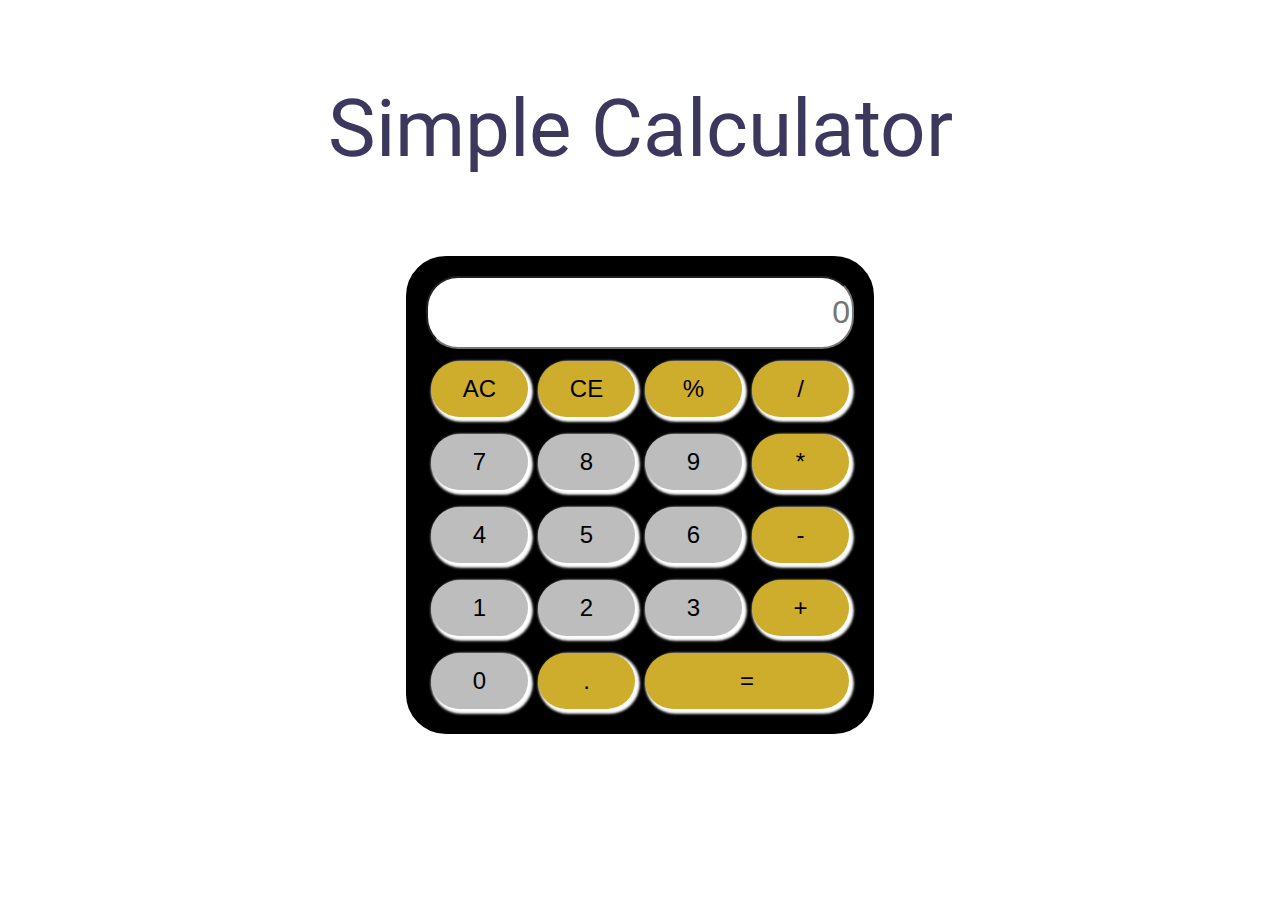
<file: Calculator/index.html>
<!DOCTYPE html>
<html lang="en">
  <head>
    <meta charset="UTF-8" />
    <meta name="viewport" content="width=device-width, initial-scale=1.0" />
    <link rel="stylesheet" href="index.css" />

    <title>Simple Calculator</title>
  </head>
  <body>
    <div class="outerflex">
      <p style="font: bolder; font-size: 5em; color: rgb(60, 55, 93)">
        Simple Calculator
      </p>
      <div class="display">
        <input
          type="text"
          class="answer"
          id="string"
          placeholder="0"
          value=""
          readonly
        />
        <button class="btn first symbol" value="AC">AC</button>
        <button class="btn first symbol" value="CE">CE</button>
        <button class="btn first symbol" value="%">%</button>
        <button class="btn first symbol" value="/">/</button>
        <button class="btn second" value="7">7</button>
        <button class="btn second" value="8">8</button>
        <button class="btn second" value="9">9</button>
        <button class="btn second symbol" value="*">*</button>
        <button class="btn third" value="4">4</button>
        <button class="btn third" value="5">5</button>
        <button class="btn third" value="6">6</button>
        <button class="btn third symbol" value="-">-</button>
        <button class="btn fourth" value="1">1</button>
        <button class="btn fourth" value="2">2</button>
        <button class="btn fourth" value="3">3</button>
        <button class="btn fifth" value="0">0</button>
        <button class="btn fifth symbol" value=".">.</button>
        <button class="btn fifth symbol equal" value="=">=</button>
        <button class="btn fifth symbol plus" value="+">+</button>
      </div>
    </div>
    <script src="index.js"></script>
  </body>
</html>
</file>
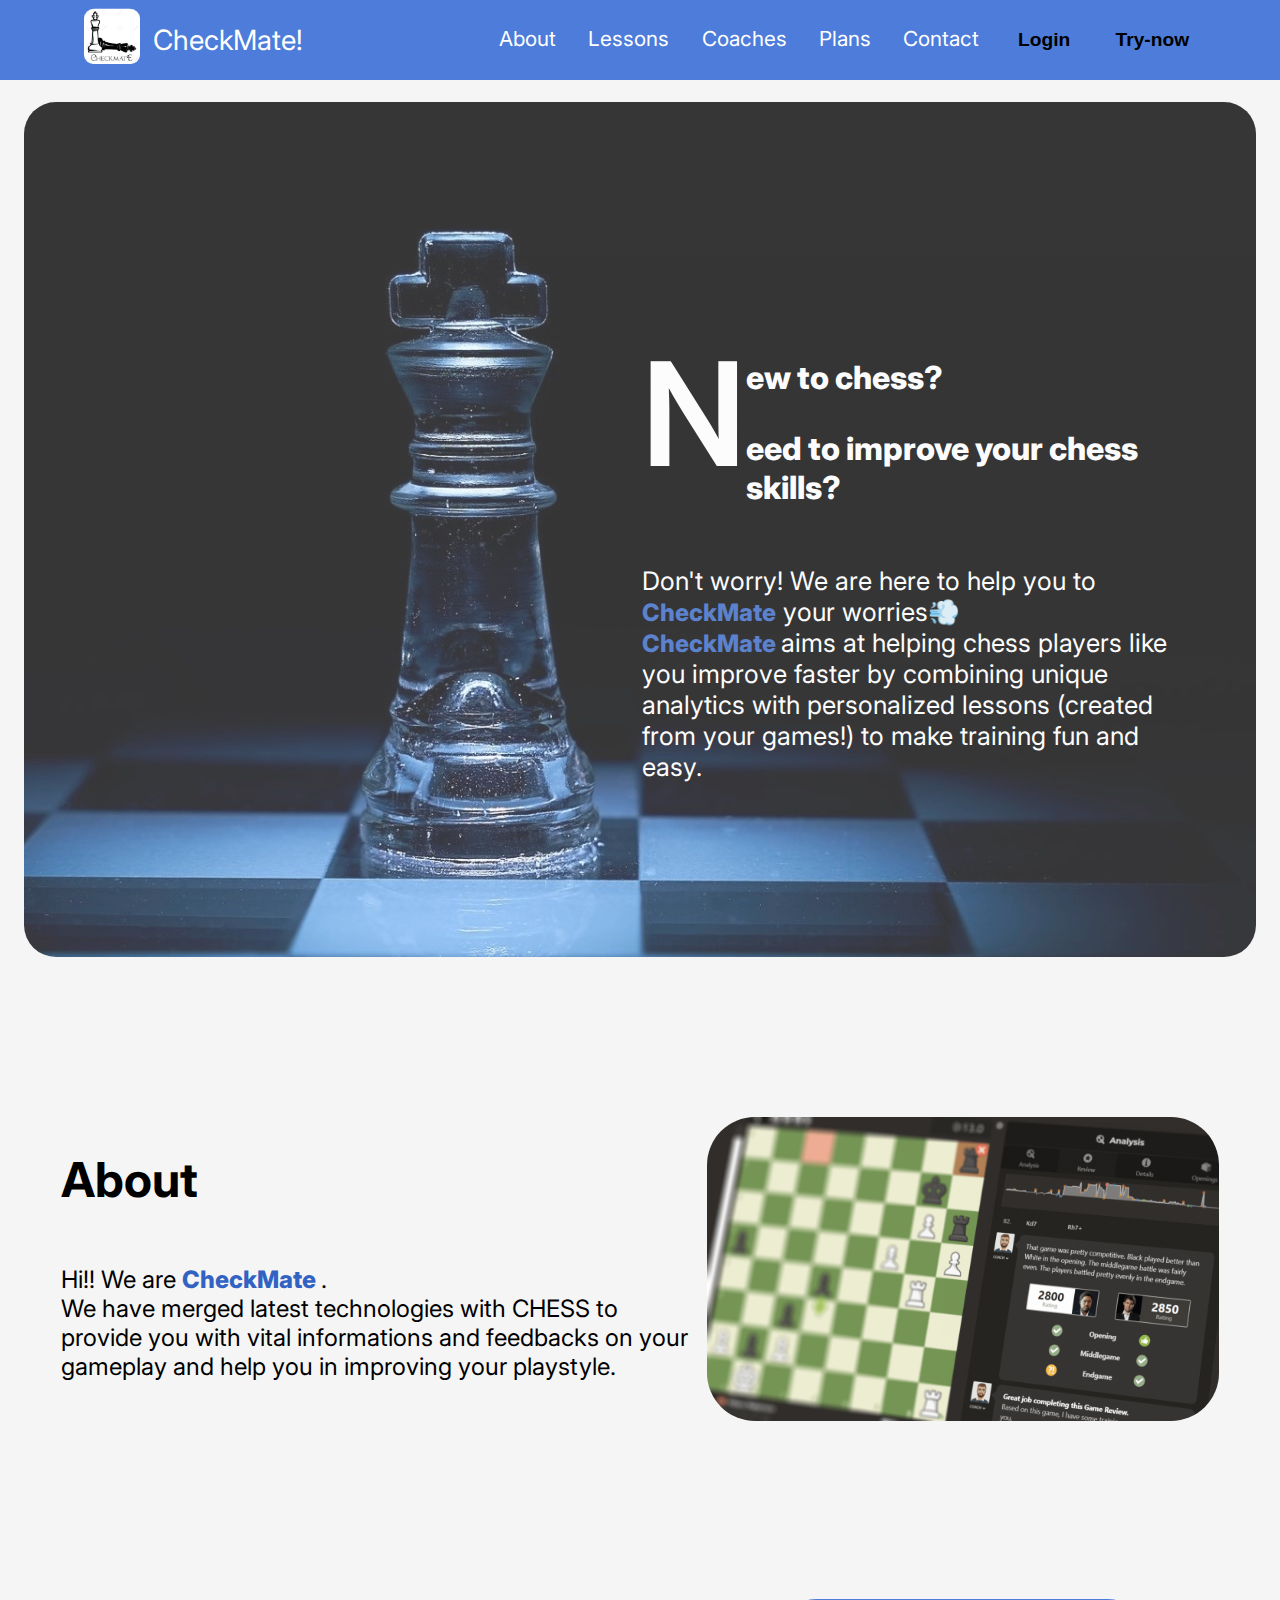
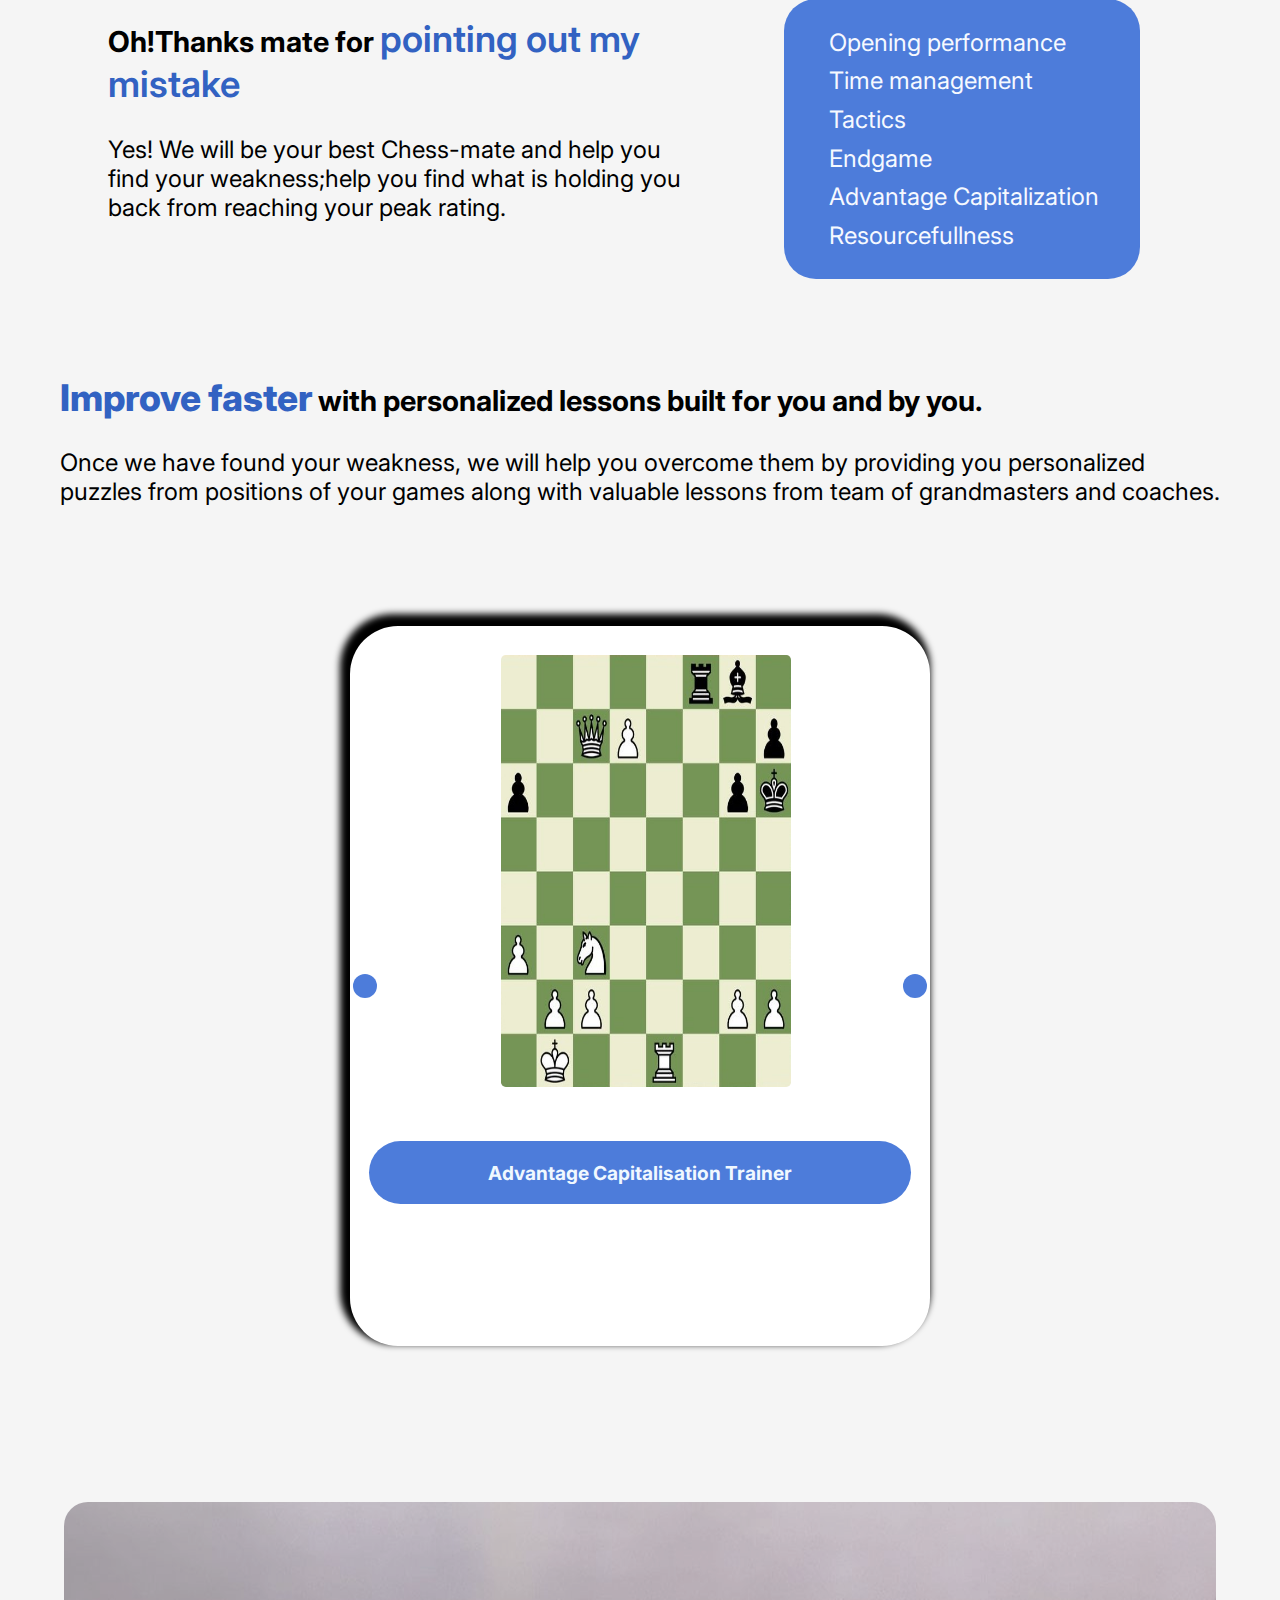
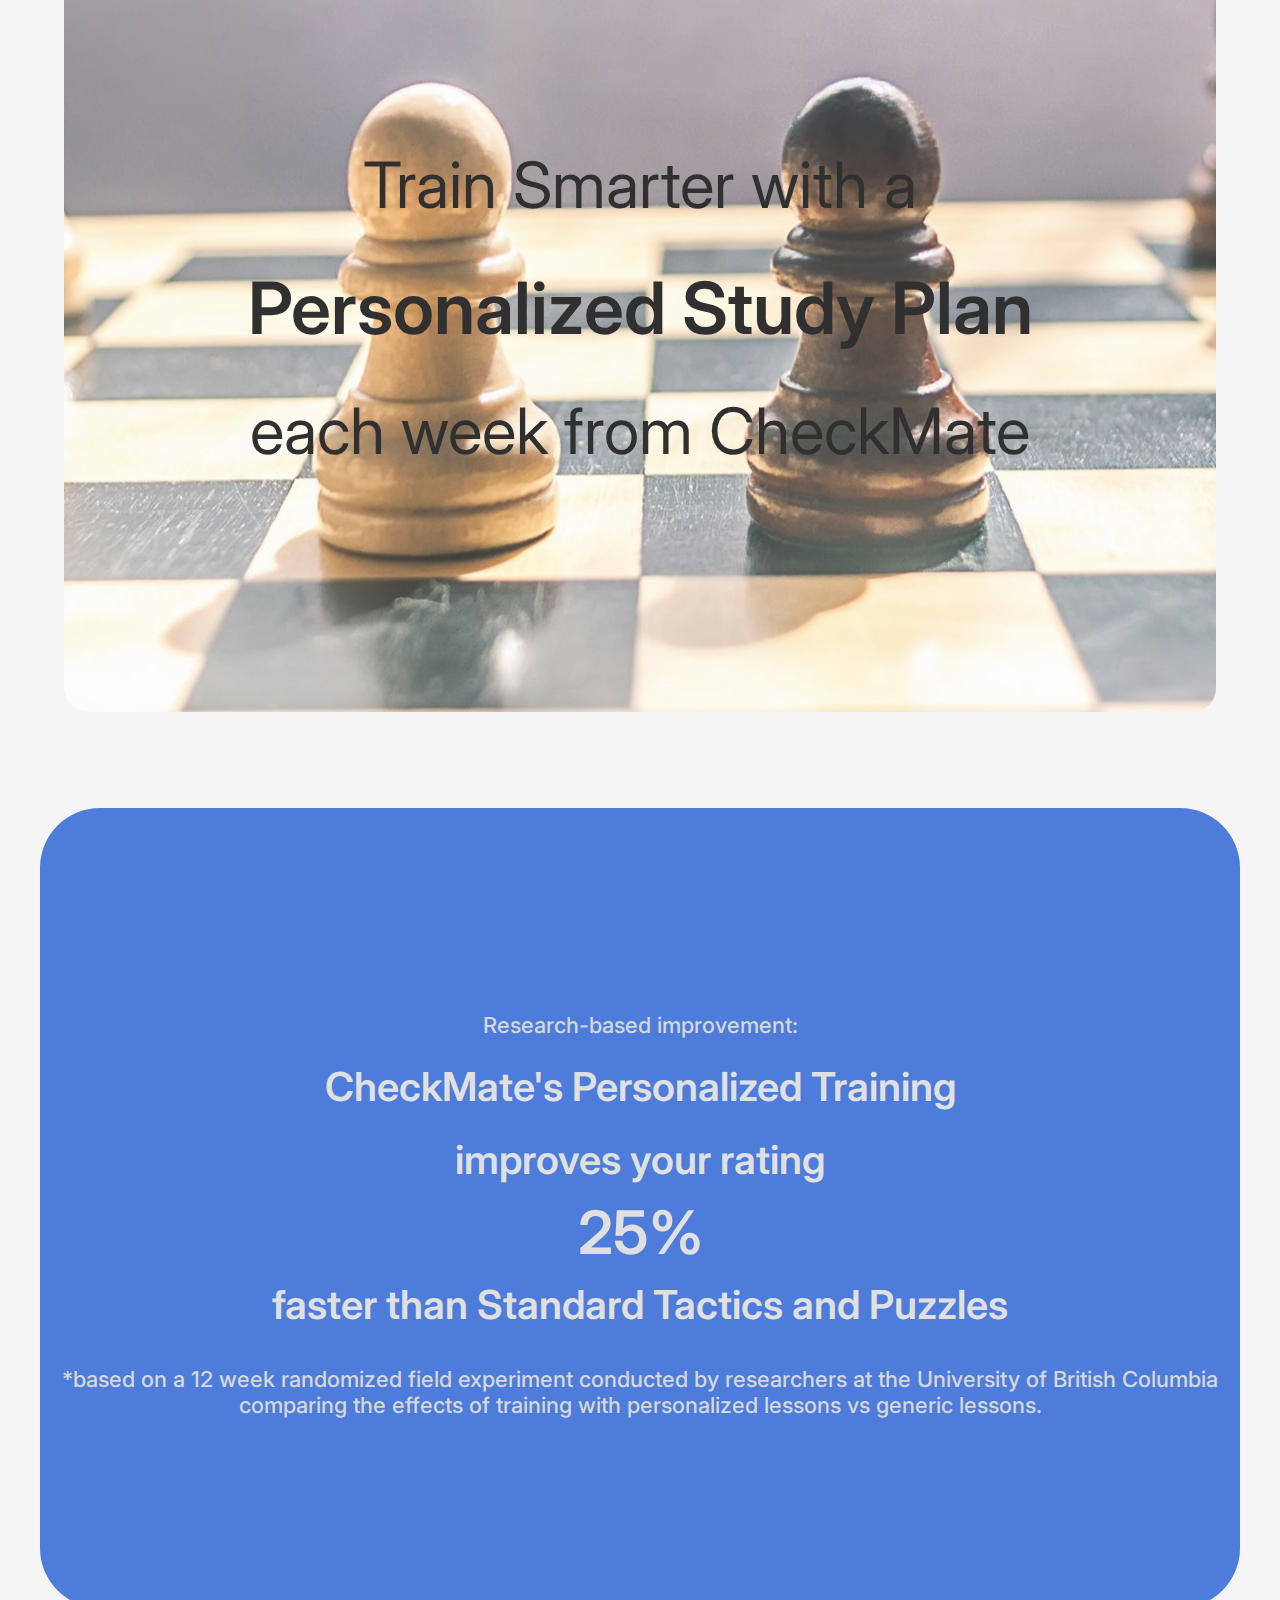
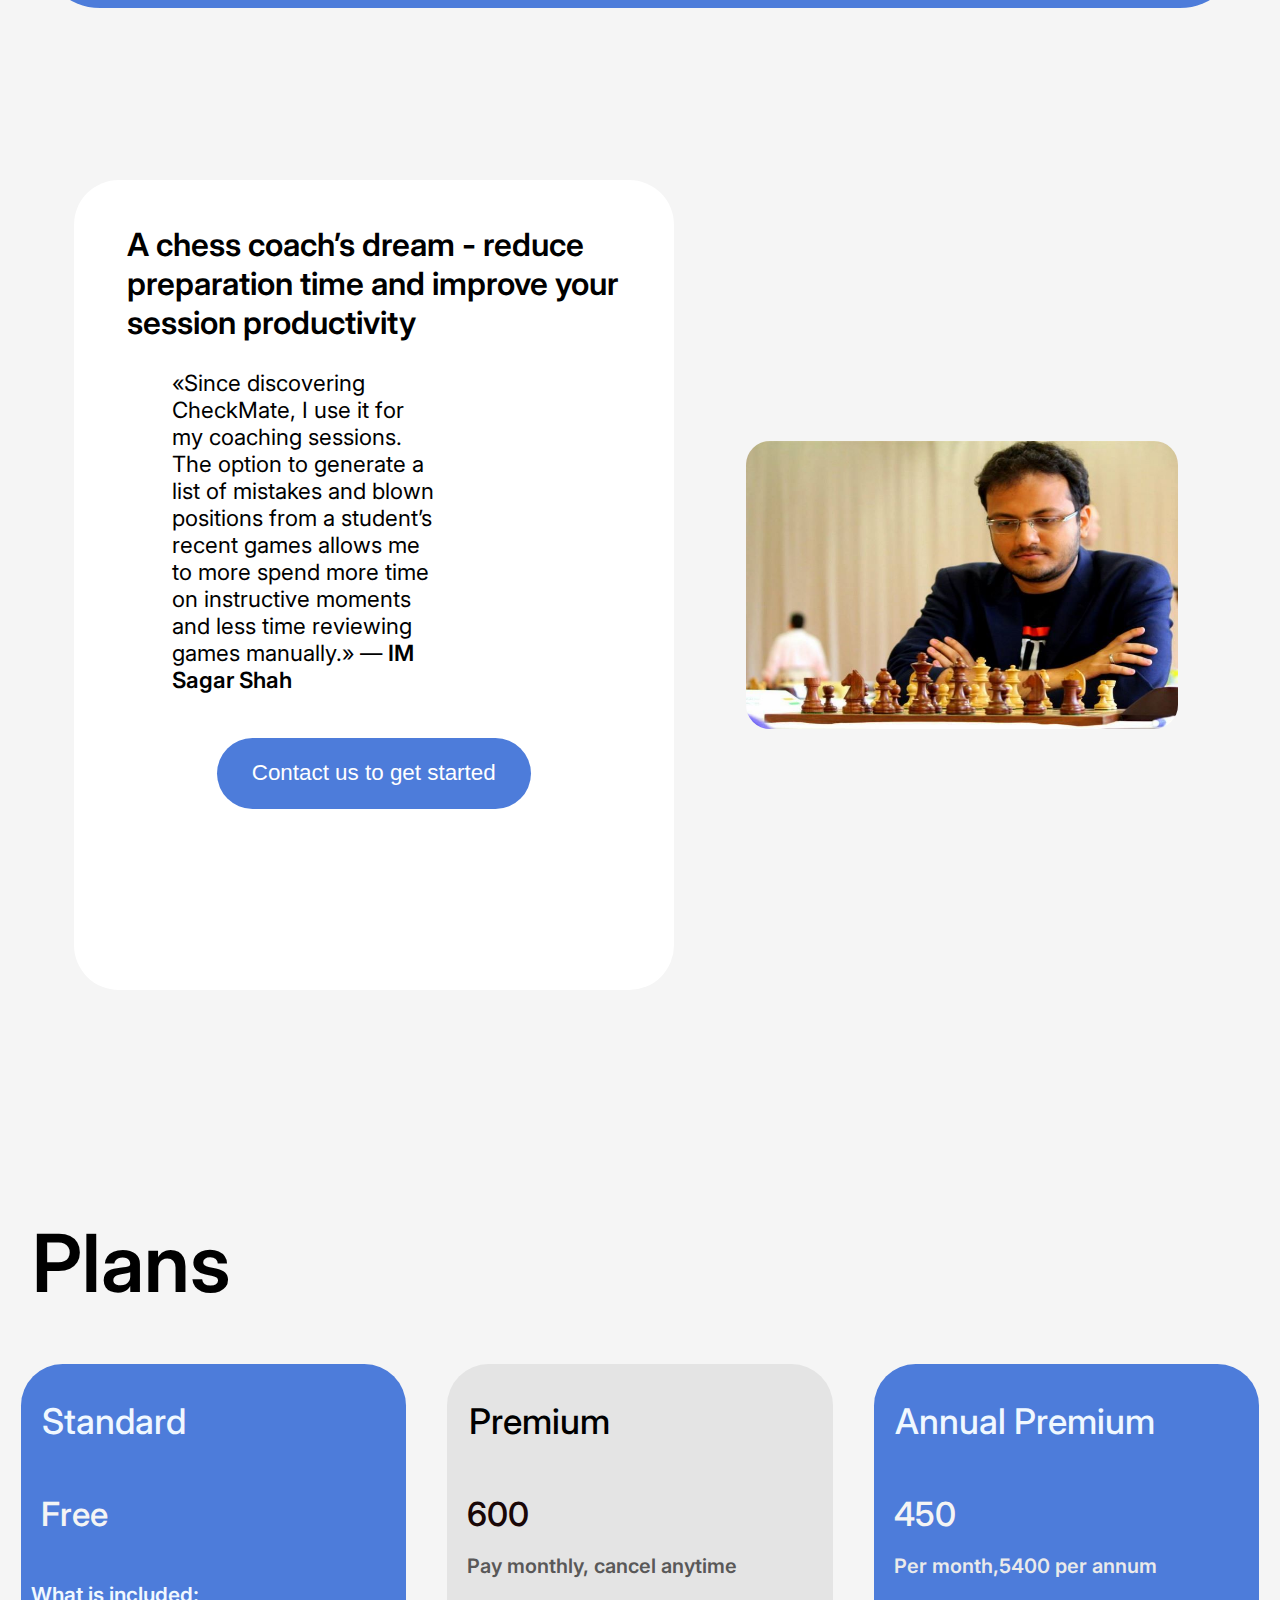
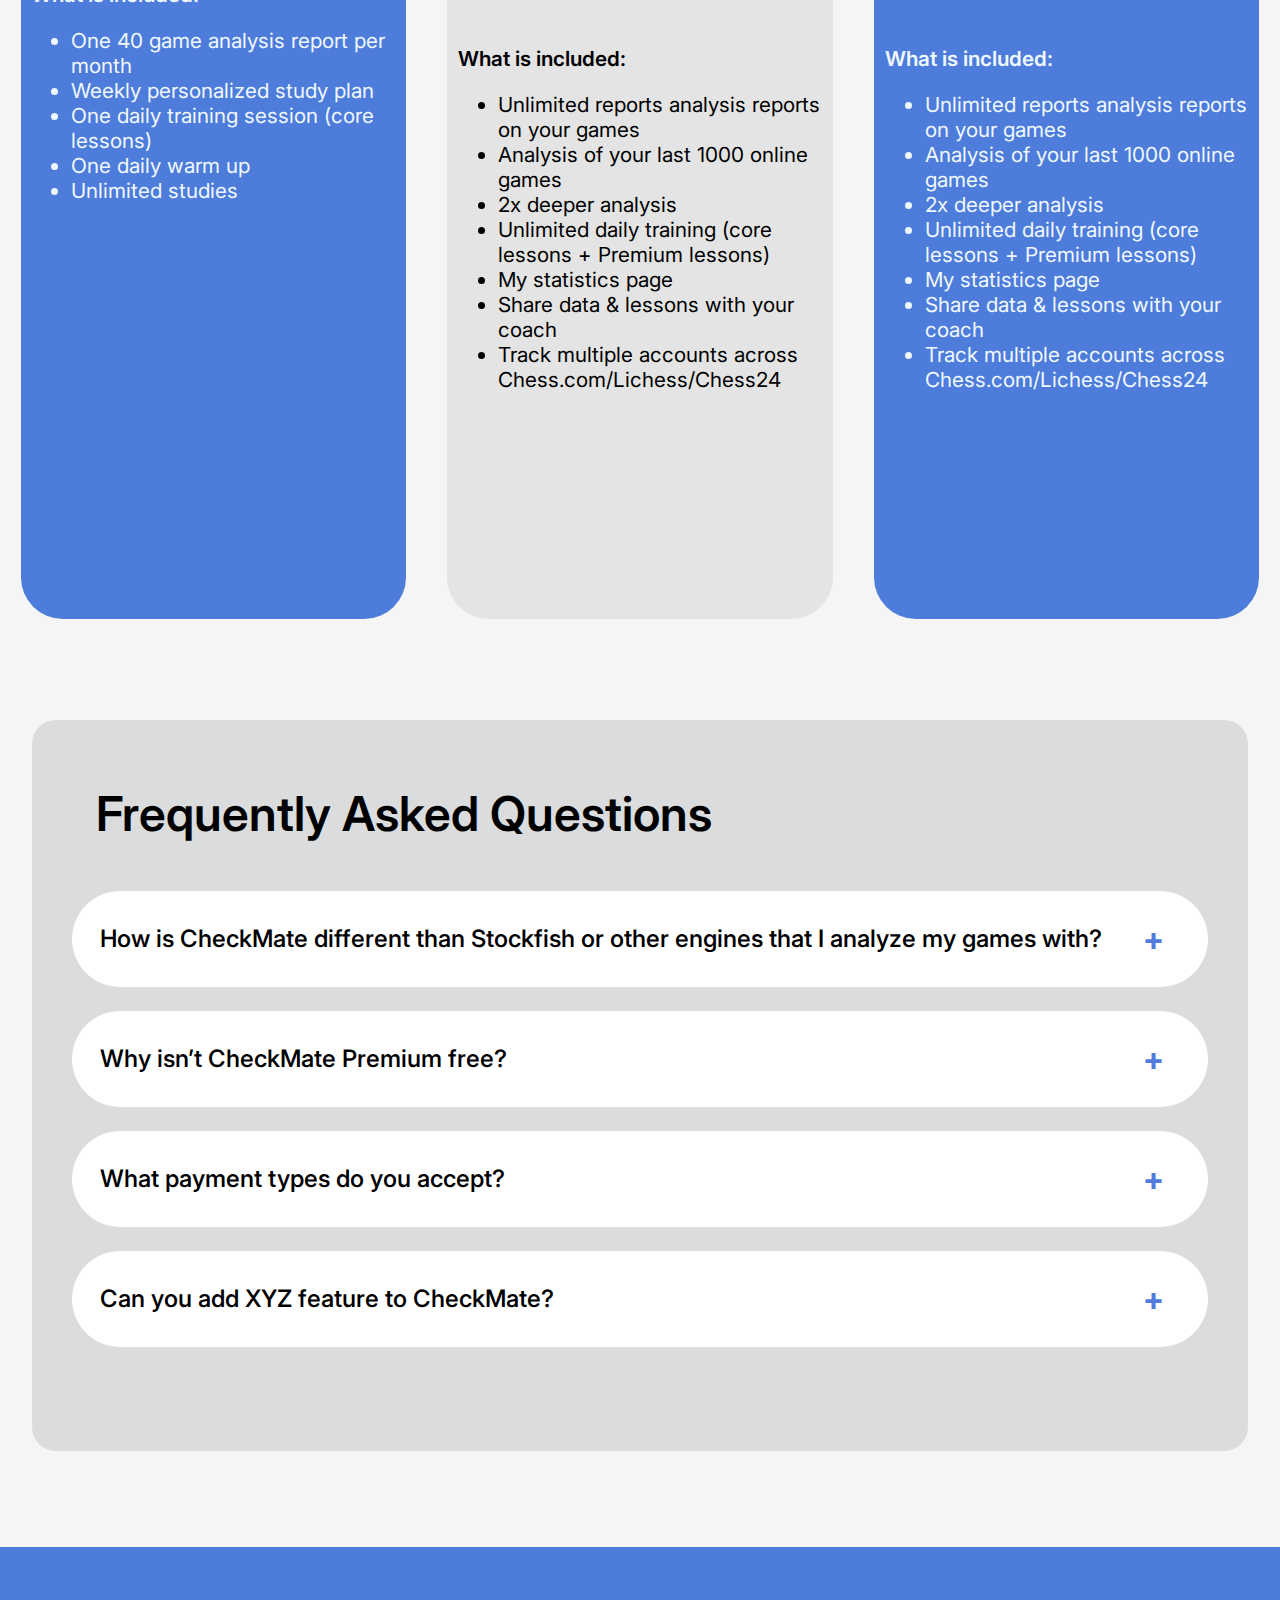
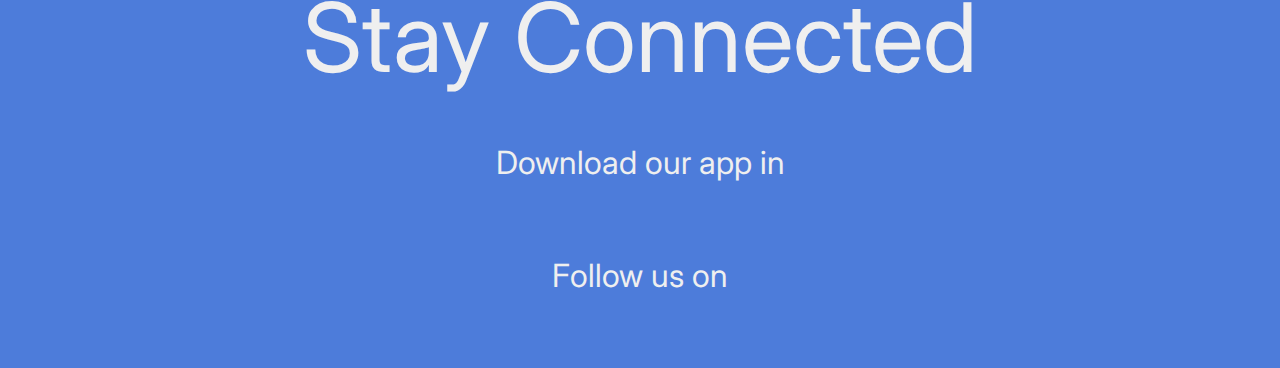
<file: Landing page/index.html>
<!DOCTYPE html>
<html lang="en">
  <head>
    <meta charset="UTF-8" />
    <meta name="viewport" content="width=device-width, initial-scale=1.0" />
    <link rel="icon" type="icon" href="images/CheckMate-icon.jpg" />
    <link rel="stylesheet" href="index.css" />
    <link
      rel="stylesheet"
      href="https://cdnjs.cloudflare.com/ajax/libs/font-awesome/6.5.1/css/all.min.css"
      integrity="sha512-DTOQO9RWCH3ppGqcWaEA1BIZOC6xxalwEsw9c2QQeAIftl+Vegovlnee1c9QX4TctnWMn13TZye+giMm8e2LwA=="
      crossorigin="anonymous"
      referrerpolicy="no-referrer"
    />
    <title>CheckMate!</title>
  </head>
  <body>
    <nav>
      <div class="logo">
        <div class="logo-flex">
          <a href="#home"
            ><img src="images/CheckMate-icon.jpg" alt="checkmate"
          /></a>
          <a href="#home">CheckMate!</a>
        </div>
      </div>
      <div class="dropdown">
        <ul class="menu-items">
          <li><a href="#about">About</a></li>
          <li><a href="#lessons">Lessons</a></li>
          <li><a href="#coach">Coaches</a></li>
          <li><a href="#plans">Plans</a></li>
          <li><a href="#contact">Contact</a></li>
          <li><button>Login</button></li>
          <li><button>Try-now</button></li>
        </ul>
      </div>
      <div class="hamburger">
        <div class="menu-line"></div>
        <div class="menu-line"></div>
        <div class="menu-line"></div>
      </div>
    </nav>
    <div class="home" id="home">
      <!-- <div class="home-second">
        <img src="/images/new to chess.jpeg" alt="start" />
      </div> -->
      <div class="home-main">
        <div class="home-sub">
          <div class="home1">N</div>
          <div class="home2">
            <p>ew to chess?</p>
            <p>eed to improve your chess skills?</p>
          </div>
        </div>
        <p class="msg">
          Don't worry! We are here to help you to
          <span class="check-span"> CheckMate</span> your worries💨
          <br />
          <span class="check-span"> CheckMate </span>aims at helping chess
          players like you improve faster by combining unique analytics with
          personalized lessons (created from your games!) to make training fun
          and easy.
        </p>
      </div>
    </div>
    <div id="about">
      <div class="about">
        <div class="about-sub">
          <div>
            <h1>About</h1>
            <p>
              Hi!! We are <span class="check-span">CheckMate </span>. <br />We
              have merged latest technologies with CHESS to provide you with
              vital informations and feedbacks on your gameplay and help you in
              improving your playstyle.
            </p>
          </div>
          <div class="feedback-img">
            <img src="images/feedback.png" alt="feedback" />
          </div>
        </div>
      </div>
    </div>
    <div class="lessons" id="lessons">
      <div class="finding-weakness">
        <div class="message">
          <p class="heading">
            Oh!Thanks mate for <span>pointing out my mistake</span>
          </p>
          <p>
            Yes! We will be your best Chess-mate and help you find your
            weakness;help you find what is holding you back from reaching your
            peak rating.
          </p>
        </div>
        <div class="factors">
          <ul>
            <li>
              <i class="fa-solid fa-chess-pawn" style="color: #ffffff"></i>
              Opening performance
            </li>
            <li>
              <i class="fa-solid fa-chess-pawn" style="color: #ffffff"></i> Time
              management
            </li>
            <li>
              <i class="fa-solid fa-chess-pawn" style="color: #ffffff"></i>
              Tactics
            </li>
            <li>
              <i class="fa-solid fa-chess-pawn" style="color: #ffffff"></i>
              Endgame
            </li>
            <li>
              <i class="fa-solid fa-chess-pawn" style="color: #ffffff"></i>
              Advantage Capitalization
            </li>
            <li>
              <i class="fa-solid fa-chess-pawn" style="color: #ffffff"></i>
              Resourcefullness
            </li>
          </ul>
        </div>
      </div>
      <div class="Counter-measures">
        <p class="heading">
          <span>Improve faster</span> with personalized lessons built for you
          and by you.
        </p>
        <p>
          Once we have found your weakness, we will help you overcome them by
          providing you personalized puzzles from positions of your games along
          with valuable lessons from team of grandmasters and coaches.
        </p>
      </div>
      <div class="carousel">
        <a href="" class="btn btn-left"
          ><i class="fa-solid fa-caret-left"></i
        ></a>
        <a href="" class="btn btn-right"
          ><i class="fa-solid fa-caret-right"></i
        ></a>
        <img
          src="images/Advantageous positions.jpg"
          alt="image"
          class="slider-img"
        />
        <div class="slider-text">Advantage Capitalisation Trainer</div>
      </div>
    </div>

    <div class="Advertise">
      <p>Train Smarter with a</p>
      <p class="PSP">Personalized Study Plan</p>
      <p>each week from CheckMate</p>
    </div>
    <div class="Advertise2">
      <div class="note note1">Research-based improvement:</div>
      <div>
        <p>CheckMate's Personalized Training</p>
        <p>improves your rating</p>
        <p class="percent">25%</p>
        <p>faster than Standard Tactics and Puzzles</p>
      </div>
      <div class="note">
        *based on a 12 week randomized field experiment conducted by researchers
        at the University of British Columbia comparing the effects of training
        with personalized lessons vs generic lessons.
      </div>
    </div>
    <div class="coaches" id="coach">
      <div class="left">
        <div class="dream">
          A chess coach’s dream - reduce preparation time and improve your
          session productivity
        </div>
        <div class="message">
          <br />«Since discovering CheckMate, I use it for my coaching sessions.
          The option to generate a list of mistakes and blown positions from a
          student’s recent games allows me to more spend more time on
          instructive moments and less time reviewing games manually.» —
          <span>IM Sagar Shah</span>
        </div>
        <button>Contact us to get started</button>
      </div>

      <!--  -->
      <div class="right">
        <img src="images/sagar shah.jpeg" />
      </div>
    </div>
    <div class="plans" id="plans">
      <div class="head">Plans</div>
      <div class="inner-plan">
        <div class="card">
          <p class="membership">Standard</p>
          <div class="cost">Free</div>
          <div>
            <p>What is included:</p>
            <ul>
              <li>One 40 game analysis report per month</li>
              <li>Weekly personalized study plan</li>
              <li>One daily training session (core lessons)</li>
              <li>One daily warm up</li>
              <li>Unlimited studies</li>
            </ul>
          </div>
        </div>
        <div class="card alt">
          <p class="membership">Premium</p>
          <div class="cost cost-alt">
            <i class="fa-solid fa-indian-rupee-sign"></i>600
            <br />
            <p>Pay monthly, cancel anytime</p>
          </div>
          <div>
            <p>What is included:</p>
            <ul>
              <li>Unlimited reports analysis reports on your games</li>
              <li>Analysis of your last 1000 online games</li>
              <li>2x deeper analysis</li>
              <li>Unlimited daily training (core lessons + Premium lessons)</li>
              <li>My statistics page</li>
              <li>Share data & lessons with your coach</li>
              <li>Track multiple accounts across Chess.com/Lichess/Chess24</li>
            </ul>
          </div>
        </div>
        <div class="card">
          <p class="membership">Annual Premium</p>
          <div class="cost">
            <i class="fa-solid fa-indian-rupee-sign"></i>450
            <br />
            <p>
              Per month,<i class="fa-solid fa-indian-rupee-sign"></i>5400 per
              annum
            </p>
          </div>
          <div>
            <p>What is included:</p>
            <ul>
              <li>Unlimited reports analysis reports on your games</li>
              <li>Analysis of your last 1000 online games</li>
              <li>2x deeper analysis</li>
              <li>Unlimited daily training (core lessons + Premium lessons)</li>
              <li>My statistics page</li>
              <li>Share data & lessons with your coach</li>
              <li>Track multiple accounts across Chess.com/Lichess/Chess24</li>
            </ul>
          </div>
        </div>
      </div>
    </div>
    <div class="faq" id="faq">
      <p id="title">Frequently Asked Questions</p>
      <div class="block">
        <div class="qn">
          How is CheckMate different than Stockfish or other engines that I
          analyze my games with?
        </div>
        <div class="faq-body">
          <div class="ans">
            Engines are great for pointing out if an individual move was good or
            bad, but they don’t give you the bigger picture. With an engine,
            your knowledge is limited to what you should do in that specific
            situation. CheckMate’s unique technology allows us to analyze your
            games in aggregate and give you generalizable guidance that you can
            use in every game you play.
          </div>
        </div>
      </div>
      <div class="block">
        <div class="qn">Why isn’t CheckMate Premium free?</div>
        <div class="faq-body">
          <div class="ans">
            Downloading all of your games and analyzing them with a high-depth
            engine isn’t cheap, so we have to charge you to pay for our costs.
            You can always use our standard free service to get lower-depth
            40-game reports for free.
          </div>
        </div>
      </div>
      <div class="block">
        <div class="qn">What payment types do you accept?</div>
        <div class="faq-body">
          <div class="ans">
            We accept credit and debit cards currently. We’re planning to add
            UPI Payments shortly!
          </div>
        </div>
      </div>
      <div class="block">
        <div class="qn">Can you add XYZ feature to CheckMate?</div>
        <div class="faq-body">
          <div class="ans">
            Maybe! Send an email to support@CheckMate.com and we’ll look into
            it.
          </div>
        </div>
      </div>
    </div>
    <div class="contact" id="contact">
      <div class="connect">Stay Connected</div>
      <div class="download">Download our app in<br /></div>
      <div class="links">
        <a href="#home"><i class="fa-brands fa-app-store-ios"></i></a>
        <a href="#home"><i class="fa-brands fa-google-play"></i></a>
      </div>
      <div class="follow">Follow us on</div>
      <div class="links">
        <a href="#home"><i class="fa-brands fa-instagram"></i></a>
        <a href="#home"><i class="fa-brands fa-twitter"></i></a>
        <a href="#home"><i class="fa-brands fa-facebook"></i></a>
        <a href="#home"> <i class="fa-brands fa-youtube"></i></a>
      </div>
    </div>
    <script src="index.js"></script>
    <script>
      const log = document.querySelector(".logo");
      console.log(log.value);
      const show = document.querySelector(".hamburger");
      const list = document.querySelector(".menu-items");
      show.addEventListener("click", () => {
        list.classList.toggle("showlist");
        log.classList.toggle("space");
      });
    </script>
  </body>
</html>
</file>
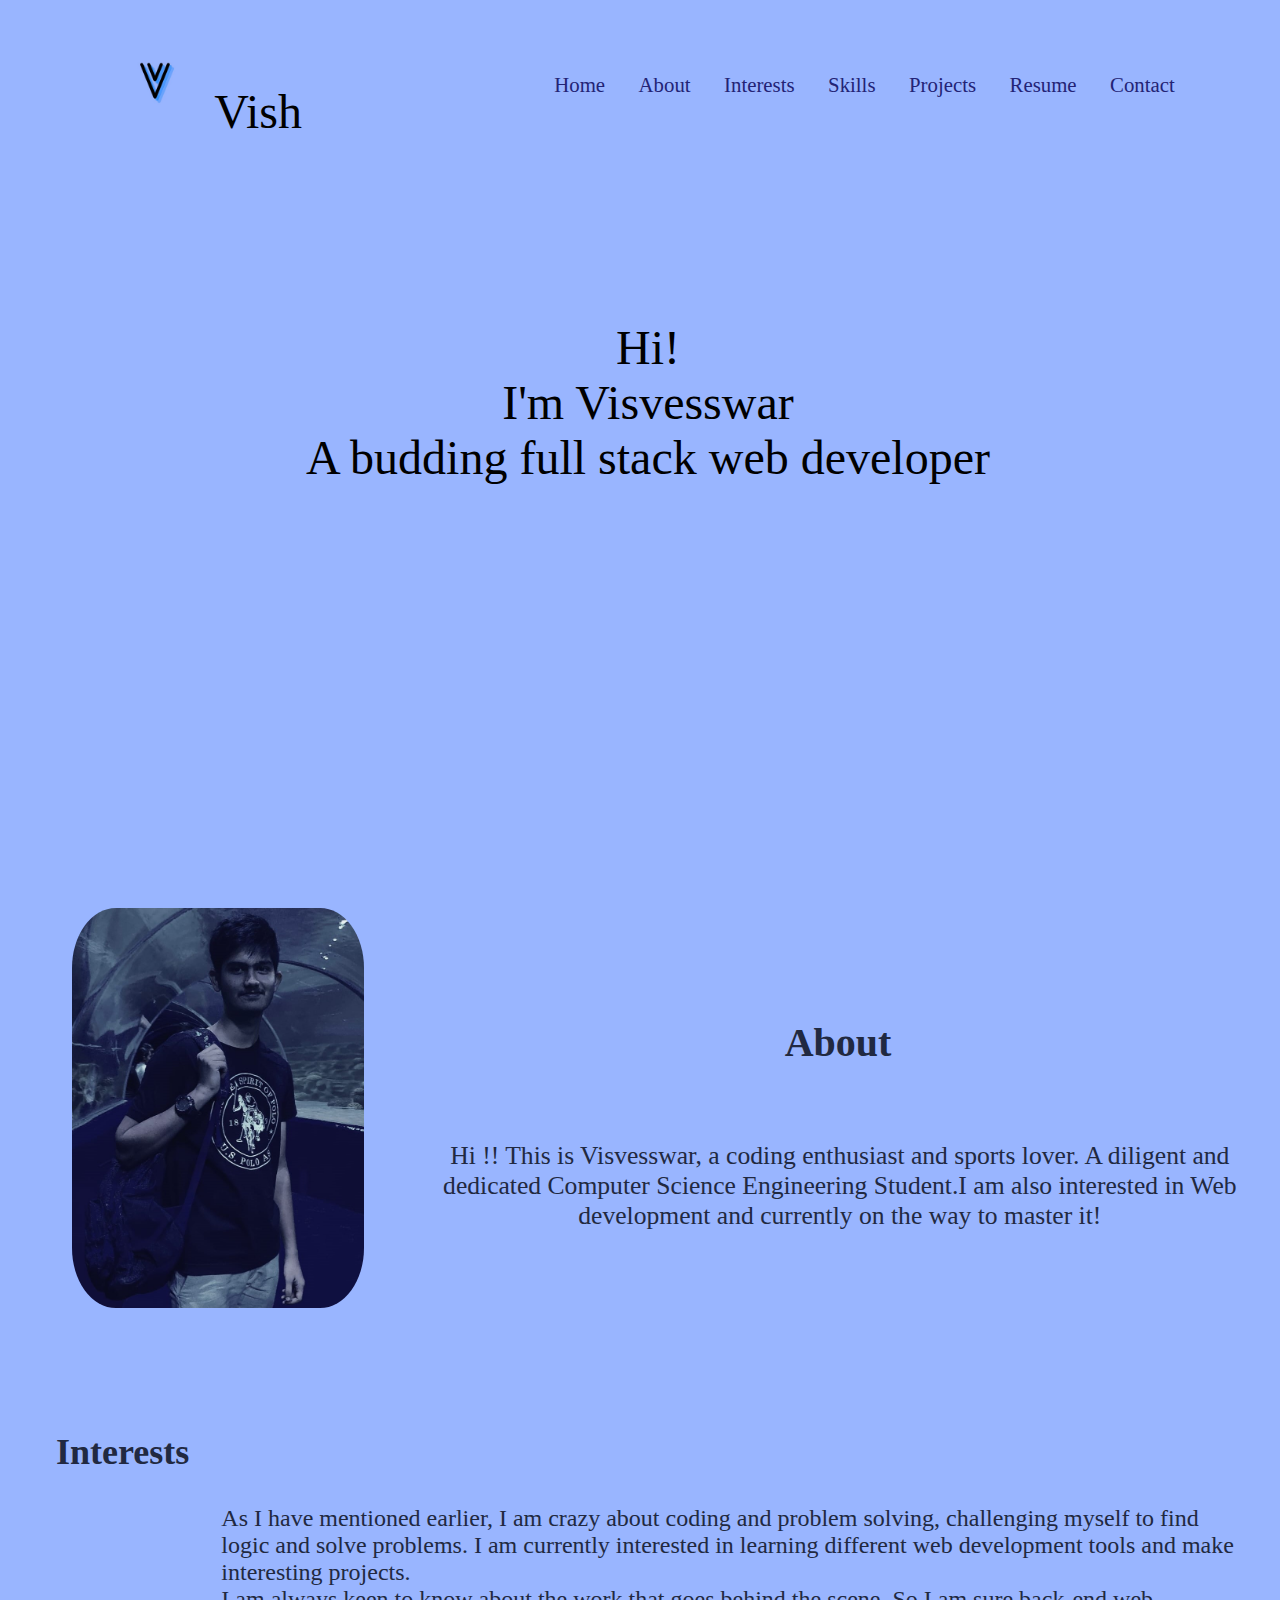
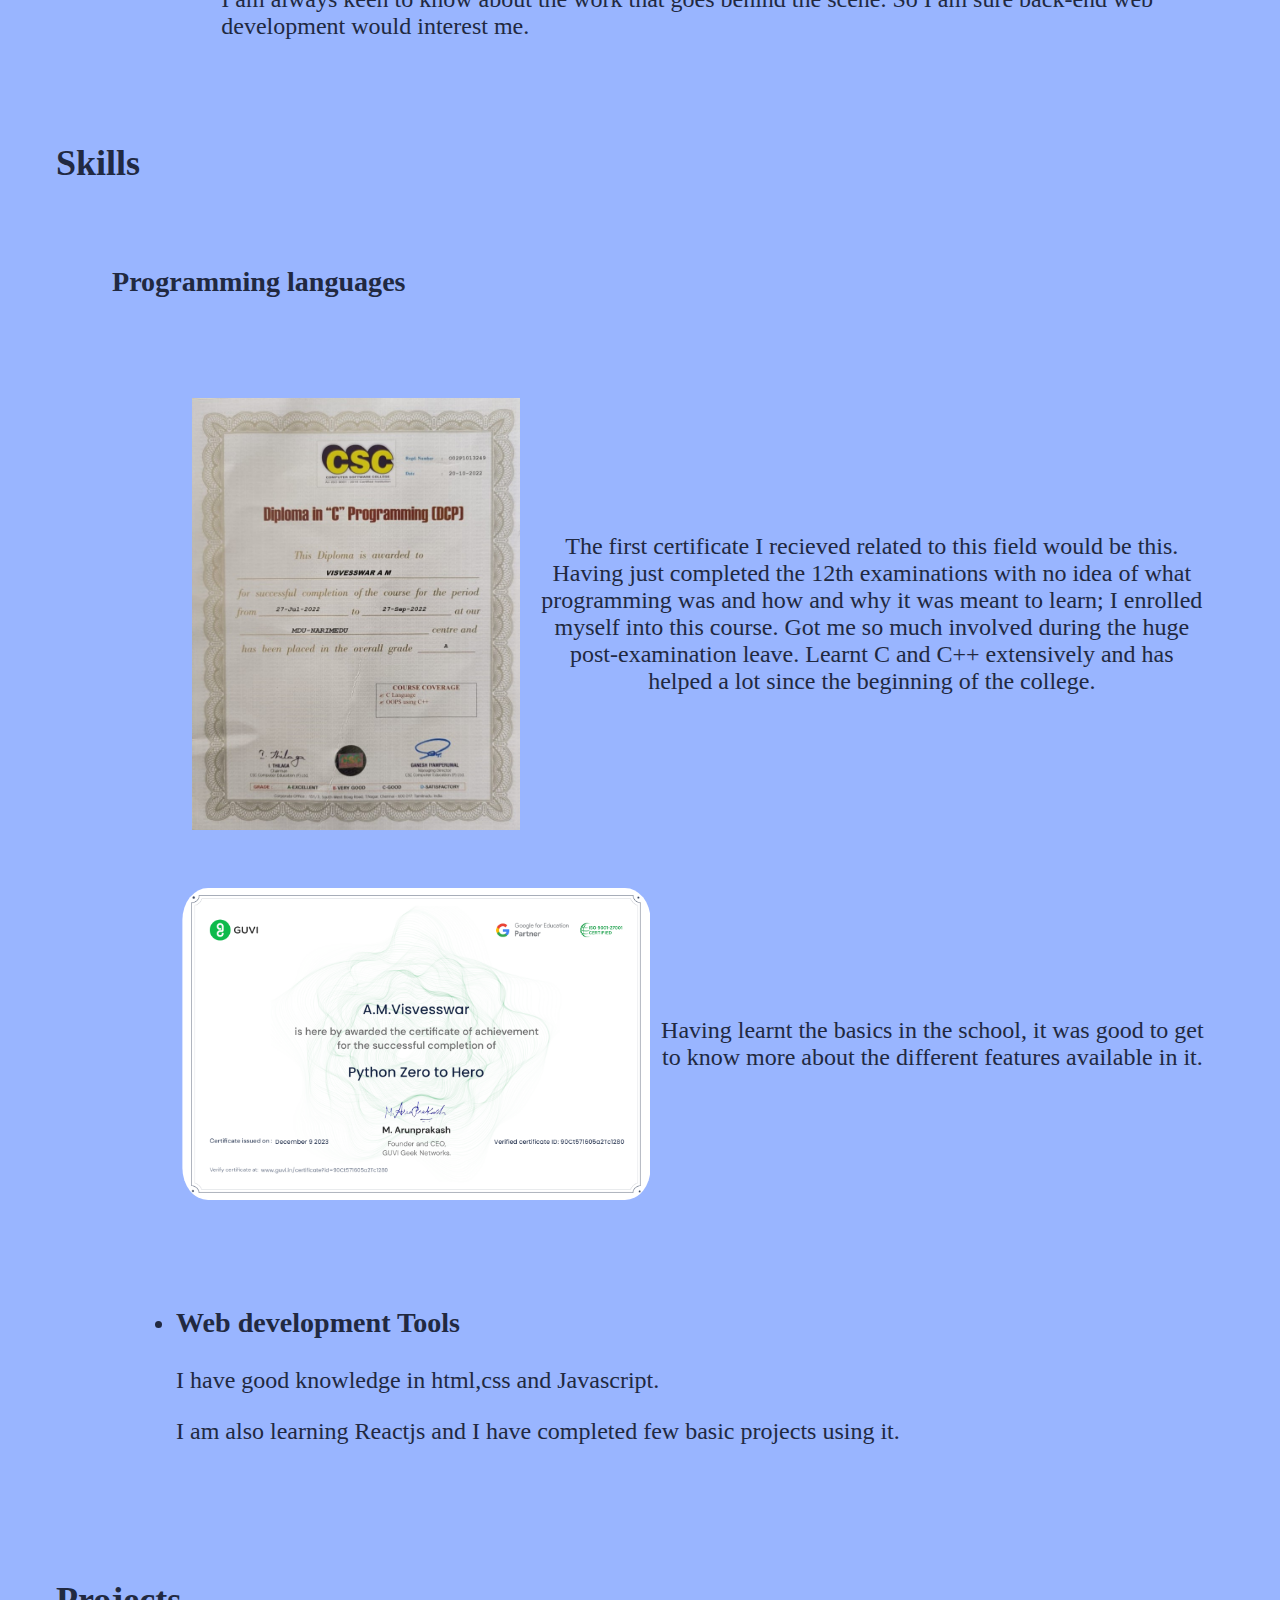
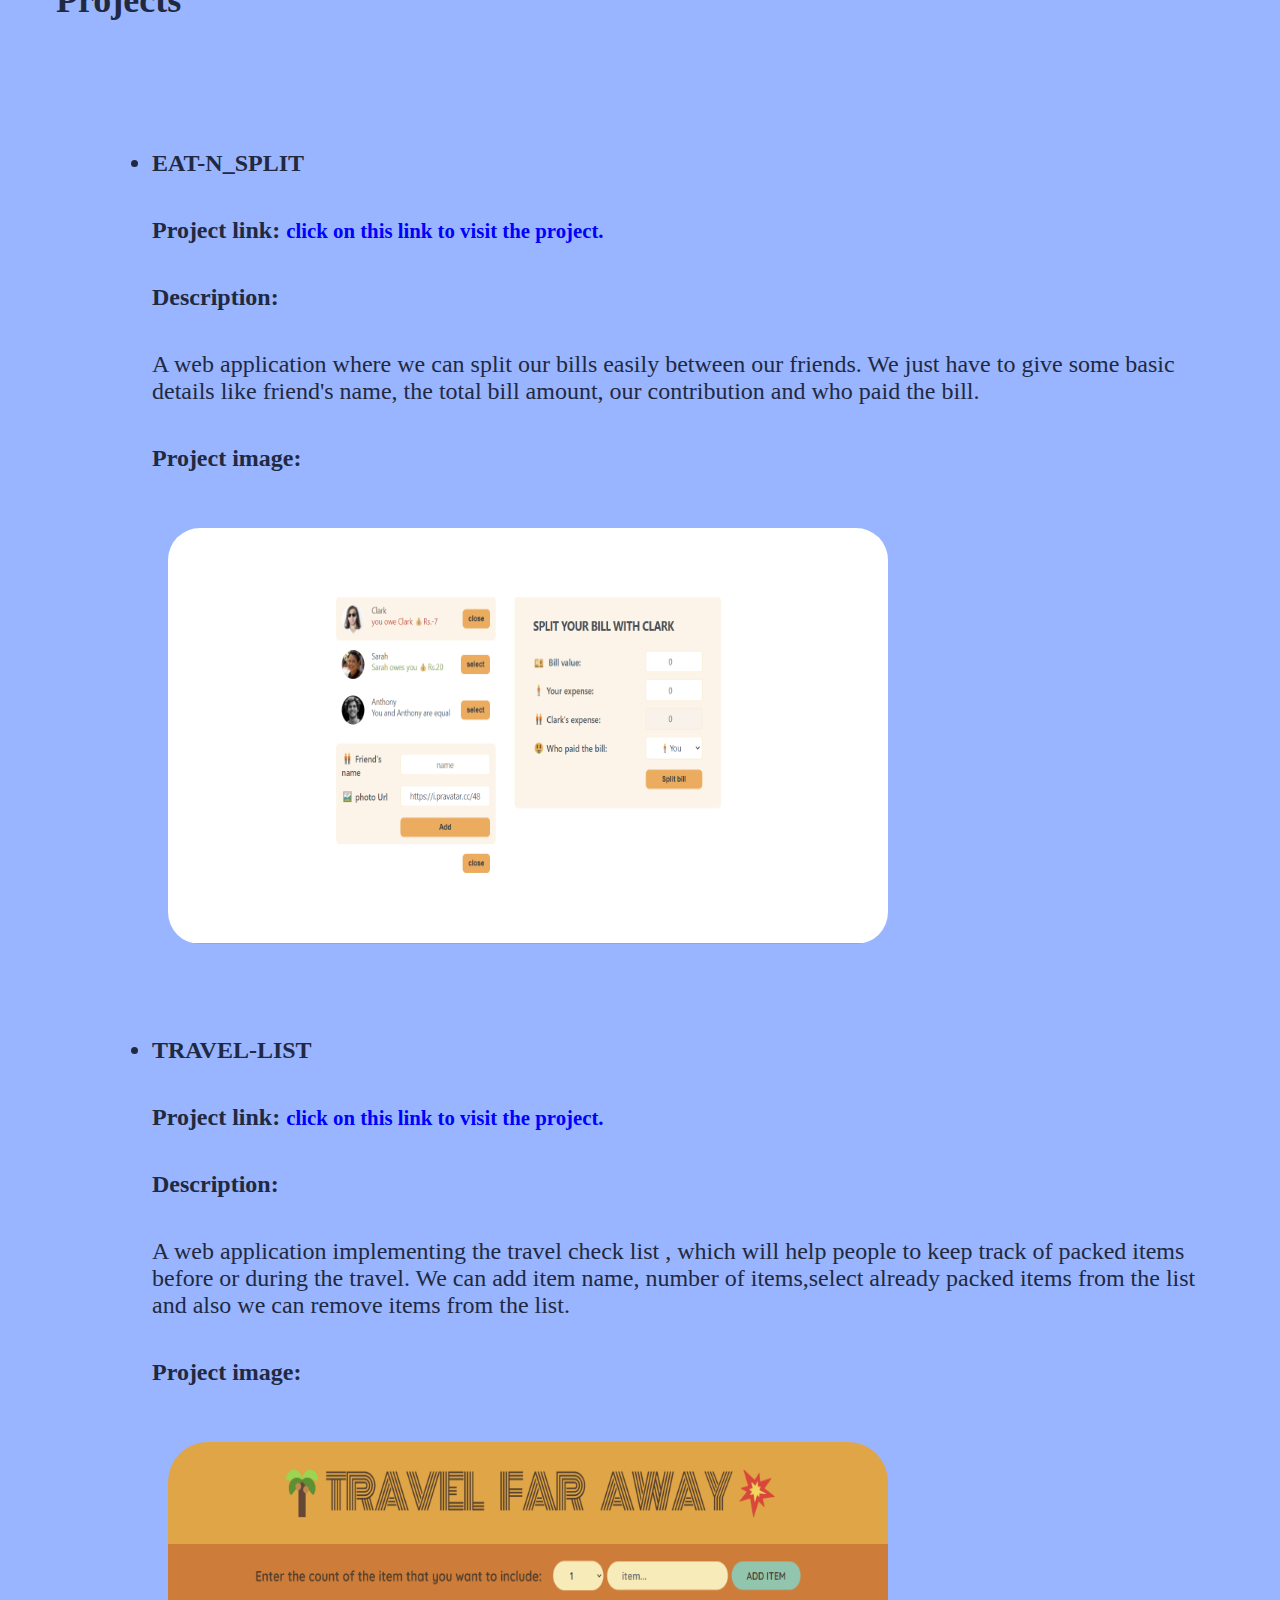
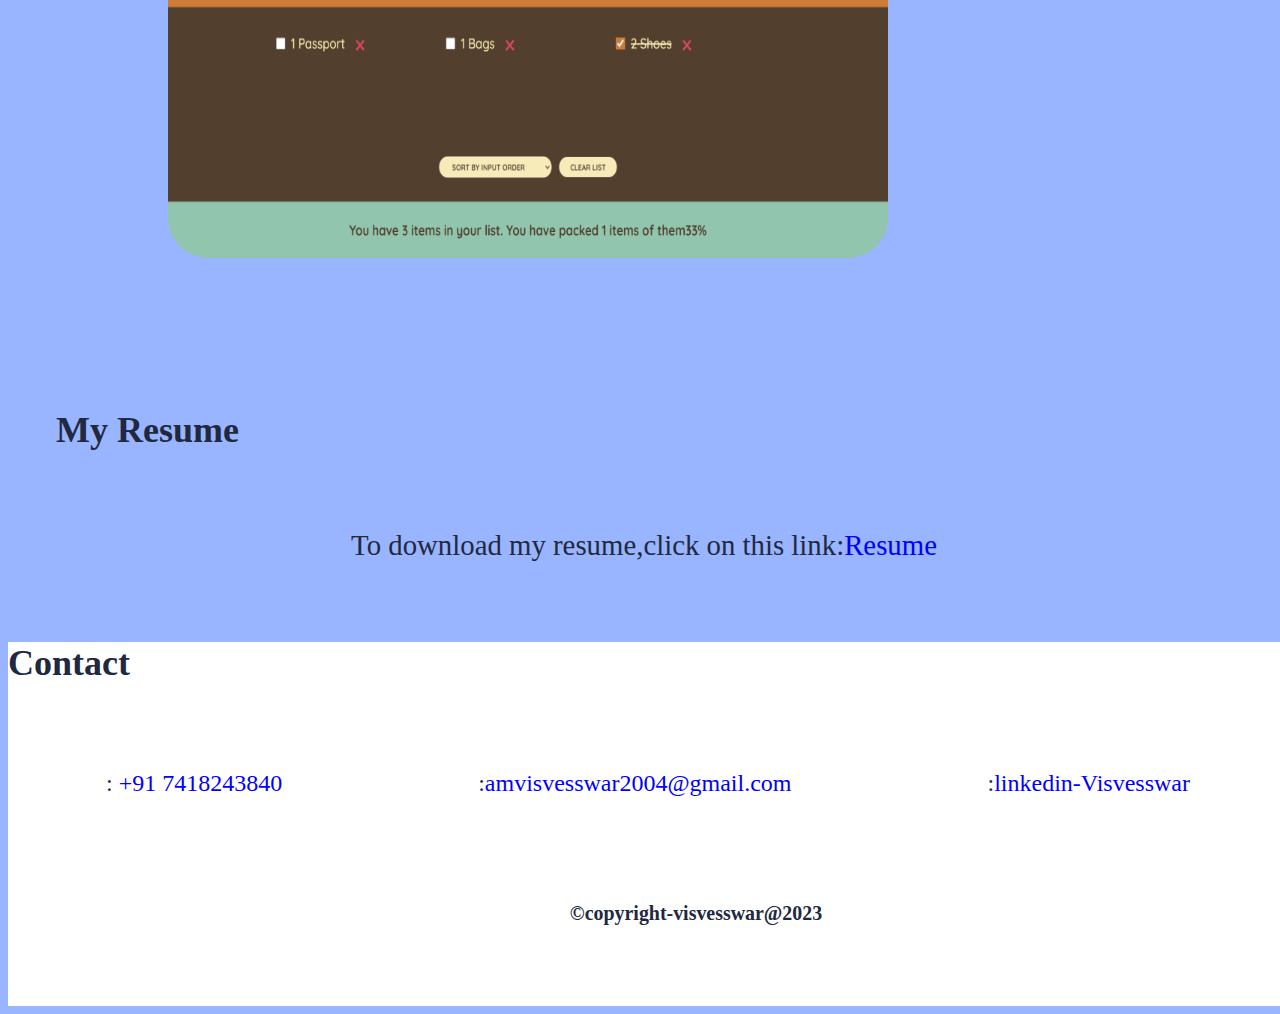
<file: portfolio/index.html>
<!DOCTYPE html>
<html lang="en">
  <head>
    <meta charset="UTF-8" />
    <meta name="viewport" content="width=device-width, initial-scale=1.0" />
    <title>Portfolio</title>
    <link rel="stylesheet" href="index.css" />
    <link
      href="https://cdn.jsdelivr.net/npm/bootstrap@5.3.2/dist/css/bootstrap.min.css"
      rel="stylesheet"
      integrity="sha384-T3c6CoIi6uLrA9TneNEoa7RxnatzjcDSCmG1MXxSR1GAsXEV/Dwwykc2MPK8M2HN"
      crossorigin="anonymous"
    />
    <link
      rel="stylesheet"
      href="https://cdnjs.cloudflare.com/ajax/libs/font-awesome/6.5.1/css/all.min.css"
      integrity="sha512-DTOQO9RWCH3ppGqcWaEA1BIZOC6xxalwEsw9c2QQeAIftl+Vegovlnee1c9QX4TctnWMn13TZye+giMm8e2LwA=="
      crossorigin="anonymous"
      referrerpolicy="no-referrer"
    />
    <link rel="icon" type="image/x-icon" href="favicon-96x96.png" />
  </head>
  <body class="body1">
    <div class="outermost">
      <nav>
        <div class="logo">
          <a href="#home"><img src="you.jpg" alt="icon" /></a>
          <a href="#home">Vish</a>
        </div>
        <div class="dropdown">
          <ul class="menu-items">
            <li><a href="#home">Home</a></li>
            <li><a href="#about">About</a></li>
            <li><a href="#int">Interests</a></li>
            <li><a href="#course">Skills</a></li>
            <li><a href="#projects">Projects</a></li>
            <li><a href="#resume">Resume</a></li>
            <li><a href="#contact">Contact</a></li>
          </ul>
        </div>
        <div class="hamburger">
          <div class="menu-line"></div>
          <div class="menu-line"></div>
          <div class="menu-line"></div>
        </div>
      </nav>

      <header class="home" id="home">
        <!-- <img src="web-development-theme.jpeg" alt="home image" class="HomeImage"> -->
        <div class="home-text">
          Hi!<br />
          I'm Visvesswar<br />
          A budding full stack web developer
        </div>
      </header>
      <div class="about">
        <img src="myimage.jpg" alt="myimage" id="myimage" />
        <!-- <br /> -->
        <div class="about2" id="about">
          <h1>About</h1>
          <p class="aboutpara">
            Hi !! This is Visvesswar, a coding enthusiast and sports lover. A
            diligent and dedicated Computer Science Engineering Student.I am
            also interested in Web development and currently on the way to
            master it!
          </p>
        </div>
      </div>
      <div class="interests" id="int">
        <h2>Interests</h2>
        <p class="interests-para">
          As I have mentioned earlier, I am crazy about coding and problem
          solving, challenging myself to find logic and solve problems. I am
          currently interested in learning different web development tools and
          make interesting projects.
          <br />
          I am always keen to know about the work that goes behind the scene. So
          I am sure back-end web development would interest me.
        </p>
      </div>
      <div class="Skills" id="course">
        <h2>Skills</h2>
        <div class="skill2">
          <h3>Programming languages</h3>
          <ul class="list">
            <!-- <div class="certificate"> -->

            <li class="item">
              <img
                src="C,C++ certificate-CSC.jpg"
                alt="C,C++ certificate"
                id="c-image1"
              />
              <p>
                The first certificate I recieved related to this field would be
                this. Having just completed the 12th examinations with no idea
                of what programming was and how and why it was meant to learn; I
                enrolled myself into this course. Got me so much involved during
                the huge post-examination leave. Learnt C and C++ extensively
                and has helped a lot since the beginning of the college.
              </p>
            </li>
            <!-- </div> -->
            <br />
            <!-- <div class="certificate"> -->
            <li class="item">
              <img
                src="GuviCertification - 90Ct571605a2Tc1280 (1).png"
                alt="Python certificate"
                id="c-image2"
              />
              <p>
                Having learnt the basics in the school, it was good to get to
                know more about the different features available in it.
              </p>
            </li>

            <!-- </div> -->
            <!-- <div class="certificate2"> -->
            <li class="item-para">
              <h3>Web development Tools</h3>
              <p>I have good knowledge in html,css and Javascript.</p>

              <p>
                I am also learning Reactjs and I have completed few basic
                projects using it.
              </p>
            </li>
            <!-- </div> -->
          </ul>
        </div>
      </div>
      <div class="projects" id="projects">
        <h2>Projects</h2>
        <div class="projects2">
          <ul>
            <li>
              <h4>EAT-N_SPLIT</h4>
              <h5>
                Project link:
                <a href="https://eat-n-split-vis.netlify.app/"
                  >click on this link to visit the project.</a
                >
              </h5>
              <h5>Description:</h5>
              <p>
                A web application where we can split our bills easily between
                our friends. We just have to give some basic details like
                friend's name, the total bill amount, our contribution and who
                paid the bill.
              </p>
              <h5>Project image:</h5>
              <img src="Screenshot (25).png" class="project-image1" />
            </li>
            <li>
              <h4>TRAVEL-LIST</h4>
              <h5>
                Project link:
                <a href="https://travel-list-vis.netlify.app/"
                  >click on this link to visit the project.</a
                >
              </h5>

              <h5>Description:</h5>
              <p>
                A web application implementing the travel check list , which
                will help people to keep track of packed items before or during
                the travel. We can add item name, number of items,select already
                packed items from the list and also we can remove items from the
                list.
              </p>
              <h5>Project image:</h5>
              <img src="Screenshot (26).png" class="project-image2" />
            </li>
          </ul>
        </div>
      </div>
      <div class="resume" id="resume">
        <h2>My Resume</h2>
        <p class="resume-para">
          To download my resume,click on this link:<a
            target="_blank"
            href="Resume-Visvesswar A M.pdf"
            >Resume</a
          >
        </p>
      </div>
      <div class="contacts" id="contact">
        <h2 id="contact-head">Contact</h2>
        <div class="contact">
          <p>
            <i class="fa-solid fa-mobile"></i> :
            <a href="tel:7418243840">+91 7418243840</a>
          </p>
          <p>
            <i class="fa-solid fa-envelope"></i> :<a
              href="mailto:amvisvesswar2004@gmail.com"
              subject="subject text"
              >amvisvesswar2004@gmail.com</a
            >
          </p>
          <p>
            <i class="fa-brands fa-linkedin"></i> :<a
              href="https://www.linkedin.com/in/visvesswar-a-m-23598b285/"
              >linkedin-Visvesswar</a
            >
          </p>
        </div>
      </div>
      <footer>
        <h5>&copy;copyright-visvesswar@2023</h5>
      </footer>
    </div>
    <script>
      const log = document.querySelector(".logo");
      console.log(log.value);
      const show = document.querySelector(".hamburger");
      const list = document.querySelector(".menu-items");
      show.addEventListener("click", () => {
        list.classList.toggle("showlist");
        //log.classList.toggle("space");
      });
    </script>
  </body>
</html>
<!-- <i class="fa-solid fa-copyright"></i> -->
<!-- /* rgb(130 170 185); */ -->
</file>
<file: Calculator/index.css>
@import url('https://fonts.googleapis.com/css2?family=Honk&family=Roboto&family=Rubik+Lines&display=swap');
.outerflex p{
  font-family: 'Roboto', sans-serif;
}
.outerflex {
  display: flex;
  flex-direction: column;
  justify-content: center;
  height: 80vh;
  align-items: center;
}

.display {
  border: 0.3em solid rgb(0, 0, 0);
  background-color: rgb(0, 0, 0);
  padding: 1em;
  border-radius: 2.5em;
  display: grid;
  grid-template-columns: 1fr 1fr 1fr 1fr;
  grid-template-rows: 1fr 1fr 1fr 1fr 1fr 1fr;
}
.btn {
  border: none;
  border-radius: 3em;
  background-color: rgb(189, 189, 189);
  box-shadow: 0.1em 0.1em 0.1em 0.1em rgb(254, 254, 254);
  padding: 0.3em;
  margin: 0.2em;
  font-size: 1.5em;
  margin-top: 0.5em;
}
.answer {
  padding-top: 0.5em;
  grid-row-start: 1;
  grid-row-end: 2;
  grid-column-start: 1;
  grid-column-end: 5;
  padding-bottom: 0.5em;
  text-align: right;
  border-radius: 1em;
}
#string {
  font-size: 2em;
}
.first {
  grid-row-start: 2;
  grid-row-end: 3;
}
.second {
  grid-row-start: 3;
  grid-row-end: 4;
}
.third {
  grid-row-start: 4;
  grid-row-end: 5;
}
.fourth {
  grid-row-start: 5;
  grid-row-end: 6;
}
.fifth {
  grid-row-start: 6;
  grid-row-end: 7;
}
.symbol {
  background-color: rgb(206, 173, 44);
}
.equal {
  grid-column-start: 3;
  grid-column-end: 5;
}
.plus {
  grid-row-start: 5;
  grid-row-end: 6;
}
button:hover {
  cursor: pointer;
  background-color: rgb(255, 255, 255);
  transition-duration: 0.3s;
}

button:active {
  opacity: 0.6;
}
</file>
<file: Landing page/index.css>
@import url("https://fonts.googleapis.com/css2?family=Inter&display=swap");

/* 
start
 of
  navbar
  style
*/
/*rgb(153 181 255); */
nav {
  position: fixed;
  z-index: 1;
  top: 0%;
  display: flex;
  background-color: rgb(77, 124, 218);
  color: #ffffff;
  justify-content: space-around;
  align-items: center;
  width: 100%;
  margin-bottom: 1em;
}

.logo {
  font-size: 1.75rem;
}
.logo-flex {
  display: flex;
  justify-content: center;
  align-items: center;
}
.logo img {
  height: 3.5rem;
  width: 3.5rem;
  border-radius: 15px;
  padding: 0.3rem 0.3rem;
}
.logo a:hover {
  color: rgb(10, 8, 8);
}
.logo a {
  color: #ffffff;
  text-decoration: none;
  padding-left: 0.5rem;
}
.menu-items {
  font-size: 1.3rem;
}
.menu-items li {
  display: inline-block;
  list-style-type: none;
  margin: 0 10px;
}
.menu-items li:hover {
  cursor: pointer;
  transition: 10s;
}
.menu-line {
  height: 4px;
  width: 30px;
  background-color: rgb(244, 238, 238);
  margin-bottom: 3px;
}
.menu-items button {
  border: none;
  padding: 0.5rem 0.6rem;
  margin-left: 0rem;
  font-size: 1.2rem;
  font-weight: 550;
  background-color: rgb(77, 124, 218);
  border-radius: 2rem;
}

.menu-items button:hover {
  cursor: pointer;
  /* color: white; */
  background-color: white;
}
.hamburger:hover {
  cursor: pointer;
}
.hamburger {
  display: none;
}
.menu-items a {
  text-decoration: none;
  color: rgb(255, 255, 255);
  text-align: center;
  padding: 0.1rem 0.2rem;
}
/* .menu-items a:visited {
  color: rgb(23, 23, 141);
} */
.menu-items a:hover {
  color: rgb(0, 0, 0);
}
@media (max-width: 1204px) {
  .hamburger {
    top: 2.5rem;
    right: 1.5rem;
    position: absolute;
    display: block;
  }
  nav {
    flex-direction: column;
  }
  .logo {
    align-self: flex-start;
    margin: 0.3em 0 0.5em 0.3em;
  }
  nav li {
    display: block;
    padding: 0.2rem;
  }
  .menu-items {
    display: none;
    text-align: center;
    top: 4em;
    right: 9em;
    margin-top: 10em;
    margin-right: 0em;
    height: 60vh;
  }
  .menu-items {
    display: none;
  }

  .menu-items li {
    display: block;
  }

  /* .space {
    margin-bottom: 4em;
  } */
  .showlist {
    display: flex;
    flex-direction: column;
    align-items: center;
    height: 70vh;
    justify-content: center;
    margin: 0;
  }
}
/* 
start
 of
  carousel 
  style
*/
.carousel {
  height: 80vh;
  width: 50%;
  /* border: 0.2em solid black; */
  margin: 5em 3em 1em 0em;
  margin-left: 25%;
  box-shadow: -0.2em -0.3em 0.3em 0.2em;
  position: relative;
  /* background: url("you.jpg") center no-repeat; */
  background-color: rgb(255, 255, 255);
  border-radius: 2em;
}
.btn-left {
  position: absolute;
  font-size: 1em;
  top: 50%;
  left: 0.5%;
  padding: 0.5em;
  border-radius: 2em;
  background-color: rgb(77, 124, 218);
  transform: translateY(calc(-50%));
  cursor: pointer;
}
.btn-right {
  position: absolute;
  font-size: 1em;
  top: 50%;
  right: 0.5%;
  padding: 0.5em;
  border-radius: 2em;
  background-color: rgb(77, 124, 218);
  transform: translateY(calc(-50%));
  cursor: pointer;
}
.slider-text {
  font-size: 0.8em;
  font-weight: 700;
  display: flex;
  margin: 1em;
  margin-top: 2.5em;
  margin-bottom: 1em;
  justify-content: center;
  background-color: rgb(77, 124, 218);
  border-radius: 2em;
  padding: 1em;
  color: aliceblue;
}
.slider-img {
  margin-left: 26%;
  margin-top: 5%;
  /* margin-bottom: 5%; */
  height: 60%;
  width: 50%;
  border: 0.5rem;
  border-radius: 0.2em;
}
.btn-right i,
.btn-left i {
  color: aliceblue;
}
/* 
end 
of 
carousel 
style
*/

body {
  /* background-image: url(chess\ starting\ position.jpg); */
  background-color: rgb(245, 245, 245);
  font-family: "Inter", sans-serif;
  margin: 0;
  padding: 0;
}
.home {
  display: flex;
  flex-direction: row;
  border-radius: 2em;
  margin: 1.5em;
  margin-top: 8%;
  background: url(images/new\ to\ chess2.jpeg) center no-repeat;
  height: 95vh;
  opacity: 0.78;
  position: relative;
}
.home-main {
  padding: 1rem 2rem 1rem 4rem;
  /* background-color: rgb(77, 124, 218); */
  border-radius: 2em;
  width: 50%;
  margin-right: 4%;
  margin-top: 8%;
  margin-bottom: 2%;
  color: white;
  margin-left: 45%;
  align-self: center;
}
.msg {
  font-size: 1.6rem;
}

.home-sub {
  display: flex;
  flex-direction: row;
  font-weight: 800;
}
.home1 {
  font-size: 9rem;
  font-weight: 600;
}
.home2 {
  font-size: 2rem;
  padding: 0;
}
.home-second img {
  margin: 0em 5em;
  margin-top: 8em;
  height: 20em;
  width: 30em;
  border-radius: 5em;
}
.check-span {
  font-size: 1.5rem;
  font-weight: 800;
  color: rgb(50, 98, 194);
}

.about {
  align-self: center;
  font-size: 1.5rem;
  margin: 2rem 0.8rem;
}
/* .about h1 {
  margin-left: 4em;
} */
#about {
  padding: 1rem 0rem;
  padding-top: 5rem;
}
.about-sub {
  display: flex;
  flex-direction: row;
  margin: 2.5rem 2rem;
}
.about-sub div {
  display: flex;
  flex-direction: column;
}
.feedback-img {
  display: flex;
  flex-direction: row;
  justify-content: center;

  /* margin: 0 1rem; */
}

.feedback-img img {
  border-radius: 3rem;
  height: 19rem;
  width: 32rem;
  margin-left: 1rem;
}

.about-sub {
  padding: 1rem 1rem;
  /* background-color: rgb(77, 124, 218); */
}
.heading {
  font-size: 1.2rem;
  font-weight: 700;
  color: rgb(0, 0, 0);
}
.heading span {
  font-size: 2.3rem;
  font-weight: 800;
  color: rgb(50, 98, 194);
}
.finding-weakness .heading {
  font-size: 1.8rem;
  color: rgb(0, 0, 0);
  margin-top: 15%;
}
.finding-weakness .heading span {
  color: rgb(50, 98, 194);
}
.finding-weakness {
  display: flex;
  flex-direction: row;
  margin-bottom: 6rem;
}
.message {
  width: 50%;
  margin-left: 2em;
}
.message p {
  font-size: 1.5rem;
}
.factors {
  display: flex;
  align-items: center;
  margin-left: 6rem;
  margin-top: 6%;
  background-color: rgb(77, 124, 218);
  border-radius: 2rem;
}

.factors ul {
  list-style-type: none;
  margin-right: 1.5em;
}
.factors li {
  color: rgb(246, 249, 255);
  padding: 0.2em;
}

.lessons {
  font-size: 1.5rem;
  padding: 1.5em;
  border-radius: 1em;
  margin: 0 1em;
  /* background-color: rgb(77, 124, 218); */
}

.Counter-measures p {
  font-size: 1.5rem;
}

.Counter-measures .heading {
  font-size: 1.8rem;
}
.Advertise {
  /* background-color: rgb(77, 124, 218); */
  border-radius: 1.5rem;
  display: flex;
  flex-direction: column;
  justify-content: center;
  color: rgb(0, 0, 0);
  font-size: 4rem;
  margin: 1.5em 1em;
  align-items: center;
  padding: 0em 0.5em;
  height: 90vh;
  background: url(images/chess\ starting\ position.jpg) center no-repeat;
  opacity: 0.8;
}
.PSP {
  font-size: 4.5rem;
  font-weight: 600;
  padding: 0;
}
.Advertise p {
  margin: 0.3em;
}

.Advertise2 {
  background-color: rgb(77, 124, 218);
  border-radius: 1.5em;
  display: flex;
  flex-direction: column;
  justify-content: center;
  color: rgb(224, 224, 224);
  font-size: 2.5rem;
  font-weight: 600;
  margin: 1.5em 1em;
  align-items: center;
  padding: 1em 0.5em;
  height: 80vh;
  /* background: url(/images/statistical\ improvement.webp) center no-repeat; */
  opacity: 1;
}
.Advertise2 p,
.Advertise2 div {
  margin: 0;
  padding: 0.3em;
  text-align: center;
}
.Advertise2 .percent {
  font-size: 1.5em;
  margin: 0;
  padding: 0;
}
.Advertise2 .note {
  font-size: 0.55em;
  font-weight: 500;
  padding: 0;
  margin: 0;
  padding-top: 0.6em;
  color: rgb(213, 215, 216);
}
.coaches {
  display: flex;
  flex-direction: row;
  margin: 2% 4%;
  height: 90vh;
  padding-top: 7em;
}
.coaches .left {
  display: flex;
  flex-direction: column;
  border-radius: 1em;
  padding: 1em 0.3em;
  padding-left: 1.2em;
  background-color: rgb(255, 255, 255);
  font-size: 2.8em;
  width: 50%;
  margin-left: 0.5em;
  margin-right: 0.5em;
  min-height: fit-content;
}

.coaches .dream {
  font-size: 2rem;
  font-weight: 600;
}
.coaches .message {
  font-size: 1.4rem;
}
.coaches button {
  border: none;
  font-size: 0.5em;
  background-color: rgb(77, 124, 218);
  color: white;
  padding: 1em;
  width: 14em;
  margin: 1em;
  margin-top: 2em;
  margin-left: 4em;
  border-radius: 2em;
  font-weight: 540;
}

.left button:hover {
  cursor: pointer;
}
.right {
  width: 50%;
  border-radius: 2em;
  display: flex;
  justify-content: center;
  align-items: center;
  align-self: center;
  /* background-color: rgb(252, 252, 252); */
}
.right img {
  height: 18rem;
  width: 27rem;

  border-radius: 1.5em;
  /* margin: 20% 17%; */
}
.message span {
  font-weight: 600;
}
.plans {
  display: flex;
  flex-direction: column;
  margin-top: 5%;
  padding-top: 5em;
  padding-bottom: 3em;
}

.plans .head {
  font-size: 5em;
  font-weight: 600;
  padding-top: 1em;
  padding-bottom: 2rem;
  padding-left: 2rem;
}

.inner-plan {
  display: flex;
  flex-direction: row;
}

.card {
  display: flex;
  flex-direction: column;
  background-color: rgb(77, 124, 218);
  margin: 1em;
  width: 33%;
  height: 95vh;
  font-size: 1.3rem;
  border-radius: 2em;
  color: aliceblue;
}

/* .card:hover {
  background-color: aliceblue;
  color: rgb(33, 92, 209);
} */

.card .cost {
  font-weight: 550;
  font-size: 1.6em;
  padding-left: 0.6em;
  color: rgb(244, 244, 244);
}

.card .membership {
  font-size: 1.7em;
  padding-left: 0.6em;
  font-weight: 500;
}

.card div {
  padding: 0.5em;
  font-size: 1em;
}
.card div p {
  font-weight: 600;
}
.cost p {
  color: rgb(234, 234, 234);
  font-size: 0.6em;
  padding: 0;
}
.alt {
  background-color: rgb(228, 228, 228);
  color: black;
}
.cost-alt {
  font-weight: 550;
  font-size: 2em;
  padding-left: 0.6em;
  color: rgb(0, 0, 0);
}
.cost-alt p {
  color: rgb(89, 88, 88);
  font-size: 0.6em;
  padding: 0;
}

.alt .cost-alt {
  color: #190707;
}

.faq {
  background-color: rgb(218, 220, 222);
  margin: 2em;
  padding: 1em;
  border-radius: 1.5em;
  margin-bottom: 6em;
  padding-bottom: 5em;
}
.block {
  border-radius: 2em;
  background-color: white;
  padding: 0.5em;
  margin: 1em;
  font-size: 1.5em;
}
.qn {
  padding: 0.5rem 3rem 0.5rem 1rem;
  min-height: 3.5rem;
  line-height: 1.25rem;
  font-weight: bold;
  display: flex;
  align-items: center;
  position: relative;
  font-weight: 540;
  font-size: 1.5rem;
  color: rgb(0, 0, 0);
}

.qn::after {
  content: "\002B";
  font-size: 2rem;
  font-weight: 700;
  position: absolute;
  right: 2rem;
  transition: transform 0.2s ease-in-out;
  color: rgb(77, 124, 218);
}

.block::after {
  color: rgb(77, 124, 218);
}

.qn.active {
  color: rgb(20, 79, 198);
  font-weight: 600;
}
.qn.active::after {
  content: "\2212";
  color: rgb(77, 124, 218);
  /* transform: rotate(45deg); */
}

.faq-body {
  display: none;
  padding: 1.5rem;
}

.qn.active + .faq-body {
  display: block;
}

.block:hover {
  cursor: pointer;
}
#title {
  font-size: 3em;
  margin-left: 1em;
  font-weight: 600;
}

.contact {
  display: flex;
  flex-direction: column;
  background-color: rgb(77, 124, 218);
  color: rgb(239, 239, 239);
  padding: 1em;
  margin-top: 1em;
  font-size: 2em;
  align-items: center;
}
.connect {
  text-align: left;
  font-size: 3em;
  margin-bottom: 0.5em;
}
.download {
  display: flex;
  flex-direction: column;
  /* margin: 0.5em; */
}
.links a {
  margin-left: 0.5rem;
  color: aliceblue;
  padding: 0.4em;
}
.contact a:hover {
  cursor: pointer;
  color: #190707;
  background-color: aliceblue;
  border-radius: 50%;
}
.follow {
  display: flex;
  flex-direction: column;
  margin-top: 1em;
}
.links {
  display: flex;
  flex-direction: row;
  margin-top: 0.5em;
  margin-right: 2em;
  margin-left: 2em;
}
/* max width:1200px */

@media (max-width: 1200px) {
  .plans {
    margin-top: 0%;
    padding-top: 2em;
    padding-bottom: 3em;
  }

  .inner-plan {
    flex-direction: column;
  }

  .card {
    margin: 0.5em;
    width: 95%;
    height: 100%;
    font-size: 1.35em;
    border-radius: 1em;
    margin-bottom: 2em;
  }
  .qn {
    font-size: 2.2rem;
    line-height: 2.5rem;
  }
  .qn::after {
    font-size: 2.4rem;
    right: 0.5rem;
  }
  .block {
    margin: 1.5em 0;
    font-size: 1.8rem;
  }
  .card {
    margin-left: 2rem;
    font-size: 2.3rem;
  }

  .coaches {
    flex-direction: column;
    width: 89vw;
    height: 100%;
  }
  .coaches .left {
    width: 90%;
  }
  .coaches .message {
    font-size: 0.8em;
    width: 80%;
  }
  .coaches button {
    font-size: 0.9em;
  }
  .right {
    display: flex;
    flex-direction: row;
    align-self: center;
  }

  .right img {
    margin-top: 5rem;
    height: 30em;
    width: 45em;
    border-radius: 1.5em;
  }

  .Advertise2 {
    font-size: 3rem;
    height: 70vh;
  }
  .Advertise2 .note {
    font-size: 1.5rem;
  }
  .Advertise {
    font-size: 3.4rem;
  }
  .Advertise p {
    display: block;
    padding: 0.2em;
    width: 100%;
    text-align: center;
  }

  .carousel {
    height: 50vh;
    width: 90%;
    margin: 5em 8% 1em 8%;
  }
  .slider-img {
    margin-top: 7%;
  }
  .slider-text {
    font-size: 2rem;
  }
  .lessons {
    font-size: 2rem;
    padding-top: 0;
  }

  .finding-weakness {
    flex-direction: column;
  }

  .message {
    width: 100%;
    margin-left: 0;
  }
  .factors {
    margin-left: 0;
  }
  #about {
    padding: 0;
  }
  .about-sub h1 {
    align-self: center;
    margin-bottom: 1rem;
  }
  .about {
    margin-top: 0;
    padding-top: 0;
    margin-bottom: 0;
    padding-bottom: 0;
  }
  .about-sub {
    font-size: 2.5rem;
    flex-direction: column;
    margin-top: 0;
    padding-top: 0;
    margin-bottom: 0;
    padding-bottom: 0;
  }

  .about-sub p {
    font-size: 2rem;
    width: 85%;
    align-self: center;
  }

  .feedback-img img {
    border-radius: 3rem;
    height: 25rem;
    width: 43rem;
    margin-left: 0rem;
    margin-top: 2rem;
    justify-self: center;
    align-self: center;
  }

  .home {
    /* margin: 0;
    padding-bottom: 0;
    padding: 0; */
    margin-top: 15%;
  }

  .home-main {
    /* margin-top: 37%; */
  }

  .home1 {
    font-size: 8rem;
    font-weight: 600;
  }
  .home2 {
    font-size: 1.8rem;
    padding: 0;
  }

  .msg {
    font-size: 1.6rem;
  }

  .check-span {
    font-size: 2.3rem;
    font-weight: 800;
    color: rgb(50, 98, 194);
  }

  .logo {
    font-size: 3.5em;
  }
  .menu-line {
    height: 0.5em;
    width: 4em;
  }
  .hamburger {
    top: 3rem;
    right: 3.5rem;
  }
  /* .menu-items {
    display: flex;
    flex-direction: column;
    align-items: center;
    height: 50vh;
    justify-content: center;
    margin: 0;
  } */
  .menu-items li a,
  .menu-items li button {
    font-size: 2rem;
  }

  .finding-weakness {
    flex-direction: column;
    margin-left: 0;
    align-self: center;
  }

  .message {
    width: 80vw;
    margin-left: 5%;
  }

  .message p {
    font-size: 1.9rem;
  }

  .heading span {
    font-size: 3rem;
  }
  .finding-weakness .heading {
    font-size: 2.2rem;
    margin-top: 5%;
  }

  .Counter-measures .heading {
    font-size: 2.3rem;
  }

  .Counter-measures p {
    font-size: 1.8rem;
  }
}

/* max width:800px */
@media (max-width: 800px) {
  .home {
    margin: 0;
    padding: 0;
    margin-bottom: 4em;
    margin-top: 35%;
    margin-left: 4%;
    background: url(images/new\ to\ chess4.jpeg) center no-repeat;
    width: 92%;
    opacity: 0.77;
    height: 75vh;
  }
  .home-main {
    margin-top: 12%;
    margin-left: 17%;
    width: 100%;
    opacity: 1;
  }
  .msg {
    font-size: 0.9rem;
    padding-left: 12.5%;
    padding-top: 20%;
  }
  .home1 {
    font-size: 4rem;
  }
  .home2 {
    font-size: 1rem;
  }

  .check-span {
    font-size: 1rem;
    font-weight: 800;
    color: rgb(50, 98, 194);
  }

  .about-sub {
    font-size: 1rem;
    flex-direction: column;
    margin: 0;
    padding: 0.5em 0;
    padding-left: 0.5em;
  }
  .menu-line {
    height: 4px;
    width: 30px;
  }
  .hamburger {
    top: 2.5rem;
    right: 1.5rem;
  }

  .logo {
    font-size: 2em;
  }
  .about {
    font-size: 1.3rem;
  }
  .feedback-img img {
    align-self: center;
    border-radius: 2rem;
    height: 10rem;
    width: 15rem;
    margin: 0;
    /* margin-top: 0.5em;
    margin-left: 13%; */
  }

  .about-sub h1 {
    margin: 0;
    text-align: center;
  }
  .about-sub p {
    font-size: 1rem;
    padding-left: 1rem;
    align-self: center;
  }
  .menu-items li a,
  .menu-items li button {
    font-size: 1rem;
  }
  .finding-weakness {
    flex-direction: column;
    margin-left: 0;
  }

  .lessons {
    padding: 0.6em;
    font-size: 1em;
  }

  .message {
    width: 80vw;
    margin-left: 5%;
  }

  .message p {
    font-size: 1rem;
  }

  .heading span {
    font-size: 1.5rem;
  }
  .finding-weakness .heading {
    font-size: 1.2rem;
    margin-top: 5%;
  }

  .factors {
    margin-left: 0;
  }

  .Counter-measures .heading {
    font-size: 1.2rem;
  }

  .Counter-measures p {
    font-size: 1rem;
  }
  .carousel {
    height: 50vh;
    width: 100%;
    margin-left: 0;
  }

  .slider-img {
    margin-left: 21%;
    margin-top: 8%;
    /* margin-bottom: 5%; */
    height: 60%;
    width: 60%;
    border: 0.5rem;
    border-radius: 0.2em;
  }

  .card div {
    font-size: 1rem;
  }
  .Advertise {
    font-size: 1.2rem;
    width: 90vw;
    margin: 2%;
    padding: 2%;
  }

  .Advertise p {
    display: block;
    padding: 0.2em;
    width: 100%;
    text-align: center;
  }
  .Advertise2 {
    font-size: 1.3rem;
    margin-top: 3rem;
    padding: 0 0.5rem;
    margin-left: 0.5rem;
    margin-right: 0.5rem;
  }

  .Advertise2 .note {
    padding-top: 3rem;
    font-size: 0.7rem;
  }

  .PSP {
    font-size: 1.6rem;
  }
  .plans .head {
    font-size: 3.5em;
    font-weight: 600;
    padding-top: 1em;
    padding-bottom: 2rem;
    padding-left: 1rem;
  }
  .slider-text {
    font-size: 1rem;
  }
  .Advertise2 .note1 {
    padding-top: 0em;
  }

  .logo a {
    padding-left: 0;
  }

  .coaches {
    flex-direction: column;
    height: 100%;
    padding-top: 2em;
  }
  .coaches .left {
    display: flex;
    flex-direction: column;
    border-radius: 1em;
    padding: 0em 0em;
    background-color: rgb(255, 255, 255);
    font-size: 1.4em;
    width: 100%;
    margin-left: 0;
  }

  .coaches .dream {
    font-size: 0.9em;
    padding: 1em;
    padding-bottom: 0.5em;
  }
  .coaches .message {
    font-size: 0.7em;
  }
  .coaches button {
    font-size: 0.7em;
  }
  .right {
    display: flex;
    flex-direction: column;
    justify-content: center;
    align-self: center;
    height: 14em;
  }
  .right img {
    width: 300px;
    height: 300px;
    margin: 0;
    margin-top: 5rem;
  }
  .plans {
    margin-top: 0%;
    padding-top: 2em;
    padding-bottom: 3em;
  }

  .inner-plan {
    flex-direction: column;
  }

  .card {
    margin: 0.5em;
    width: 95%;
    height: 100%;
    font-size: 1.35em;
    border-radius: 1em;
    margin-bottom: 2em;
    margin-left: 0.5rem;
  }

  .faq {
    margin: 0.6em;
    padding-bottom: 2em;
    margin-bottom: 5em;
  }
  #title {
    margin-left: 0;
    font-size: 1.4em;
  }
  .block {
    margin: 1.5em 0;
    font-size: 1em;
  }
  .qn {
    font-size: 0.9rem;
    line-height: 1.2rem;
  }
  .qn::after {
    font-size: 1.5rem;
    right: 0.5rem;
  }
  .contact {
    font-size: 0.9em;
  }

  .menu-items {
    margin-top: 0;
  }
}
</file>
<file: portfolio/index.css>
.body1 {
  background-color: #99b5ff;
  color: rgb(33, 41, 65);
  font-size: 1.5rem;
  width: 100%;
}

.home {
  display: flex;
  justify-content: center;
  align-items: center;
  height: 100vh;
  background-color: #99b5ff;
  color: #000000;
  text-align: center;
  font-size: 3rem;
}

.home-text {
  position: absolute;
  width: 100%;
  padding-top: 10%;
  text-align: center;
  margin-bottom: 5em;
}
.navbar {
  display: flex;
  justify-content: space-evenly;
  position: fixed;
  width: 100%;
  background-color: black;
  color: rgb(223, 234, 234);
}
.nest-nav {
  margin-left: 40%;
  display: flex;
  justify-content: space-evenly;
  font-size: 1.2rem;
}
.about {
  display: flex;
  justify-content: center;
  flex-direction: row;
  align-items: center;
  padding-bottom: 0.2em;
}
.aboutpara {
  display: flex;
  text-align: center;
  font-size: 1.6rem;
  align-items: center;
  margin-left: 6%;
  margin-bottom: 2%;
  padding-top: 3rem;
}
.about2 {
  margin: 0.5em;
  /* border: 0.3rem solid; */
  padding: 0.5rem;
  padding-top: 2rem;
  border-radius: 1em;
}
.about2 h1 {
  padding-left: 3rem;
  font-size: 2.5rem;
  display: flex;
  justify-content: center;
}
img {
  height: 22rem;
  width: 25rem;
}
.about,
.interests,
.Skills,
.resume,
.contacts {
  margin: 0% 1em 0em 2em;
}
footer {
  display: flex;
  justify-content: center;
  width: 100%;
  background-color: rgb(255, 255, 255);
  padding: 3rem;
}
/* rgb(121, 184, 252); */

#myimage {
  margin-left: 1rem;
  height: 25rem;
  width: 20rem;
}

.interests {
  display: flex;
  margin: 2rem;
  margin-top: 3em;
  /* border: 0.3rem solid; */
  padding: 1rem;
  border-radius: 1em;
}
.interests-para {
  display: flex;
  justify-content: center;
  padding-top: 5rem;
  padding-left: 2rem;
}
.Skills {
  display: flex;
  flex-direction: column;
}
.skill2 {
  display: flex;
  flex-direction: column;
  margin: 0.5rem;
  /* border: 0.3rem solid; */
  padding: 3rem;
  padding-top: 1rem;
  border-radius: 1em;
}

/* .certificate {
  display: flex;
  flex-direction: row;
  gap: 3rem;
}
.certificate2 {
  display: flex;
  flex-direction: column;
  gap: 0.5rem;
  padding-left: 3em;
} */
.list {
  padding-left: 4rem;
  padding-top: 3rem;
}
.item {
  list-style: upper-roman;
  display: flex;
  flex-direction: row;
  justify-content: space-evenly;
  padding-bottom: 1.3em;
}
.item p {
  display: flex;
  align-items: center;
  text-align: center;
}

.item-para {
  padding-top: 2em;
  /* margin: 1em; */
}
.list img {
  height: 13em;
  width: 20em;
  border-radius: 2rem;
  padding: 0em 0.4rem;
}
#c-image1 {
  height: 18em;
  width: 14em;
  border-radius: 1rem;
  padding: 0em 1rem;
}

.projects {
  padding-left: 3rem;
  display: flex;
  justify-content: center;
  flex-direction: column;
}
.projects2 {
  padding-left: 2em;
  display: flex;
  flex-direction: column;
  margin: 0.5rem;
  /* border: 0.3rem solid; */
  padding: 3rem;
  padding-top: 1rem;
  border-radius: 1em;
  /* flex-wrap: wrap; */
}

.projects2 h5 {
  font-size: 1.5rem;
}

.projects2 li {
  padding: 0.8em 0;
}
.projects2 a {
  font-size: 1.3rem;
}
.projects2 p {
  font-size: 1em;
}

.project-image1 {
  margin: 1rem;
  height: 26rem;
  width: 45rem;
  border-radius: 2rem;
}

.project-image2 {
  margin: 1rem;
  height: 26rem;
  width: 45rem;
  border-radius: 2.5rem;
}

.contact {
  display: flex;
  justify-content: space-around;
  padding-top: 2rem;
  /* flex-direction: column;
    flex-wrap: wrap; */
}
.contacts {
  margin: 0;
  background-color: rgb(255, 255, 255);
}

.resume-para {
  display: flex;
  justify-content: center;
  font-size: larger;
  margin-bottom: 2rem;
  /* border: 0.3rem solid; */
  padding: 3rem;
  border-radius: 1em;
  padding-left: 1rem;
}

img {
  border-radius: 15%;
}
.body1 a {
  color: blue;
  text-decoration: none;
}
a:hover {
  cursor: pointer;
  color: rgb(0, 32, 136);
  text-decoration: none;
  /* font-size: 1.475rem; */
}
a:active {
  color: rgb(8, 41, 96);
  text-decoration: none;
}
a:visited {
  color: rgb(78, 15, 146);
  text-decoration: none;
}
hr {
  color: rgb(223, 234, 234);
  size: 1em;
}

@media (max-width: 991px) {
  .home {
    display: flex;
    justify-content: center;
    align-items: center;
    height: 40vh;
    color: rgb(33, 41, 65);
    text-align: center;
    font-size: 3rem;
  }
  .home-text {
    position: absolute;
    width: 100%;
    padding: 0;
    text-align: center;
    margin: 0;
    font-size: 0.8em;
    margin-top: 15%;
  }
  #myimage {
    margin-left: 0;
  }

  .about h1 {
    padding-left: 0;
  }
  .aboutpara {
    display: flex;
    justify-content: center;
    padding-top: 3rem;
    font-size: 1.5rem;
    margin-left: 0;
  }
  .outermost {
    width: 100vw;
  }

  .interests {
    display: flex;
    margin: 1rem;
    flex-direction: column;
    justify-content: center;
    align-items: center;
  }
  .interests h2 {
    font-weight: 700;
  }
  .interests-para {
    padding: 10px 0;
  }

  .Skills h2,
  .Skills h3 {
    text-align: center;
  }
  .Skills {
    margin: 0;
    padding: 0;
  }
  .skill2 {
    width: 100%;
    padding: 0;
  }

  .list {
    width: 100%;
    flex-direction: column;
    padding: 0;
    margin: 10px 0;
  }
  .list img {
    height: 18em;
    width: 75%;
    margin: 2% 12.5%;
  }
  .item {
    flex-direction: column;
    padding: 0;
    margin: 10px 0;
  }
  .item p {
    width: 90%;
    margin: 10% 5%;
  }
  .item-para p {
    width: 90%;
    margin: 5% 5%;
  }
  #c-image1 {
    height: 80%;
    width: 50%;
    padding: 0;
    margin: 10px 25%;
  }
  .projects {
    padding: 0rem;
  }
  .projects h2 {
    text-align: center;
  }
  .projects2 {
    padding-left: 0em;
    display: flex;
    flex-direction: column;
    margin: 0rem;
    padding: 1.5rem;
  }
  .projects2 p {
    font-size: 1.3rem;
  }

  .project-image1 {
    height: 100%;
    width: 100%;
    margin: 0;
    padding: 10px 0;
  }

  .project-image2 {
    height: 100%;
    width: 100%;
    margin: 0;
    padding: 10px 0;
  }

  .contact {
    flex-direction: column;
    width: 100%;
    margin: 10px 0 0 0;
    padding: 10px 0;
    align-items: center;
  }
  .resume h2 {
    text-align: center;
  }
  .resume-para {
    display: block;
    justify-content: center;
    font-size: 1.3rem;
    margin-bottom: 2rem;
    /* border: 0.3rem solid; */
    padding: 0rem;
    border-radius: 1em;
    padding-left: 1rem;
    text-align: center;
  }

  .contacts {
    margin: 10px 0px 0 0;
    padding: 10px 0;
    text-align: center;
  }
  .contact {
    font-size: 1.2rem;
  }

  .about {
    flex-direction: column;
    width: 100%;
    margin: 10px 0;
    padding: 10px 0;
  }
}

@media (max-width: 500px) {
  .home {
    display: flex;
    justify-content: center;
    align-items: center;
    height: 50vh;
    color: rgb(33, 41, 65);
    text-align: center;
    font-size: 3rem;
  }
  .home-text {
    position: absolute;
    width: 100%;
    padding: 0;
    text-align: center;
    /* margin: 10% 0;*/
    margin-top: 25%;
    font-size: 2rem;
  }
  #myimage {
    margin-left: 2.5%;
  }

  .about h1 {
    padding-left: 0;
  }
  .aboutpara {
    display: flex;
    justify-content: center;
    padding-top: 3rem;
    font-size: 1.5rem;
    margin-left: 0;
  }
  .outermost {
    width: 100vw;
  }

  .interests {
    display: flex;
    margin: 1rem;
    flex-direction: column;
    justify-content: center;
    align-items: center;
  }
  .interests h2 {
    font-weight: 700;
  }
  .interests-para {
    padding: 10px 0;
  }

  .Skills h2,
  .Skills h3 {
    text-align: center;
  }
  .Skills {
    margin: 0;
    padding: 0;
  }
  .skill2 {
    width: 100%;
    padding: 0;
  }

  .list {
    width: 100%;
    flex-direction: column;
    padding: 0;
    margin: 10px 0;
  }
  .list img {
    height: 12em;
    width: 85%;
    margin: 2% 7.5%;
  }
  .item {
    flex-direction: column;
    padding: 0;
    margin: 10px 0;
  }
  .item p {
    width: 90%;
    margin: 10% 5%;
  }
  .item-para p {
    width: 90%;
    margin: 5% 5%;
  }
  #c-image1 {
    width: 75%;
    padding: 0;
    margin: 10px 0 10px 12.5%;
  }
  .projects {
    padding: 0rem;
  }
  .projects h2 {
    text-align: center;
  }
  .projects2 {
    padding-left: 0em;
    display: flex;
    flex-direction: column;
    margin: 0rem;
    padding: 1.5rem;
  }
  .projects2 p {
    font-size: 1.3rem;
  }

  .project-image1 {
    height: 100%;
    width: 100%;
    margin: 0;
    padding: 10px 0;
  }

  .project-image2 {
    height: 100%;
    width: 100%;
    margin: 0;
    padding: 10px 0;
  }

  .contact {
    flex-direction: column;
    width: 100%;
    margin: 10px 0;
    padding: 10px 0;
    align-items: center;
  }
  .resume h2 {
    text-align: center;
  }
  .resume-para {
    text-align: center;
    display: block;
    justify-content: center;
    font-size: 1.3rem;
    margin-bottom: 2rem;
    /* border: 0.3rem solid; */
    padding: 0rem;
    border-radius: 1em;
    padding-left: 1rem;
  }

  .contacts {
    margin: 0px;
    text-align: center;
  }
  .contact {
    font-size: 1.2rem;
  }

  .about {
    flex-direction: column;
    width: 100%;
    margin: 10px 0;
    padding: 10px 0;
  }
}

/* body {
  margin: 0;
  padding: 0;
  background-image: url(bluebackground.jpg);   
  background-repeat: no-repeat;
  background-size: cover;
  height: 100vh;
} */
nav {
  position: fixed;
  z-index: 1;
  display: flex;
  background-color: rgb(153 181 255);
  color: #000000;
  justify-content: space-around;
  align-items: center;
  width: 100%;
  padding-top: 1em;
}
nav img {
  height: 2em;
  width: 2em;
}
.logo {
  font-size: 2em;
}
.logo a:hover {
  font-size: 1em;
  color: white;
}
.logo a {
  color: #000000;
  text-decoration: none;
}
.menu-items {
  font-size: 1.3rem;
}
.menu-items li {
  display: inline-block;
  list-style-type: none;
  margin: 0 10px;
}
.menu-items li:hover {
  cursor: pointer;
  border-radius: 0.5em;
}
.menu-line {
  height: 4px;
  width: 30px;
  background-color: rgb(6, 0, 0);
  margin-bottom: 3px;
}
.hamburger:hover {
  cursor: pointer;
}
.hamburger {
  display: none;
}
.menu-items a {
  text-decoration: none;
  color: rgb(35, 35, 117);
  text-align: center;
  padding: 0.1em 0.2em;
}
.menu-items a:hover {
  color: rgb(250, 250, 250);
}
@media (max-width: 1099px) {
  .hamburger {
    top: 2em;
    right: 1.5em;
    position: absolute;
    display: block;
  }

  nav {
    flex-direction: column;
  }
  .logo {
    font-size: 1.8rem;
    align-self: flex-start;
    margin: 0.3em 0 0.5em 0.3em;
  }
  nav li {
    display: block;
    padding: 0.2rem;
  }
  .menu-items {
    display: none;
    text-align: center;
    /* position: absolute; */
    top: 4em;
    right: 9em;
    margin-top: -1em;
    margin-right: -6em;
    /* position:relative; */
  }
  .menu-items li {
    display: block;
  }
  .space {
    margin-bottom: 4em;
  }
  .showlist {
    /* display: block; */
    display: flex;
    flex-direction: column;
    align-items: center;
    height: 70vh;
    justify-content: center;
    margin: 0;
  }
}
</file>
